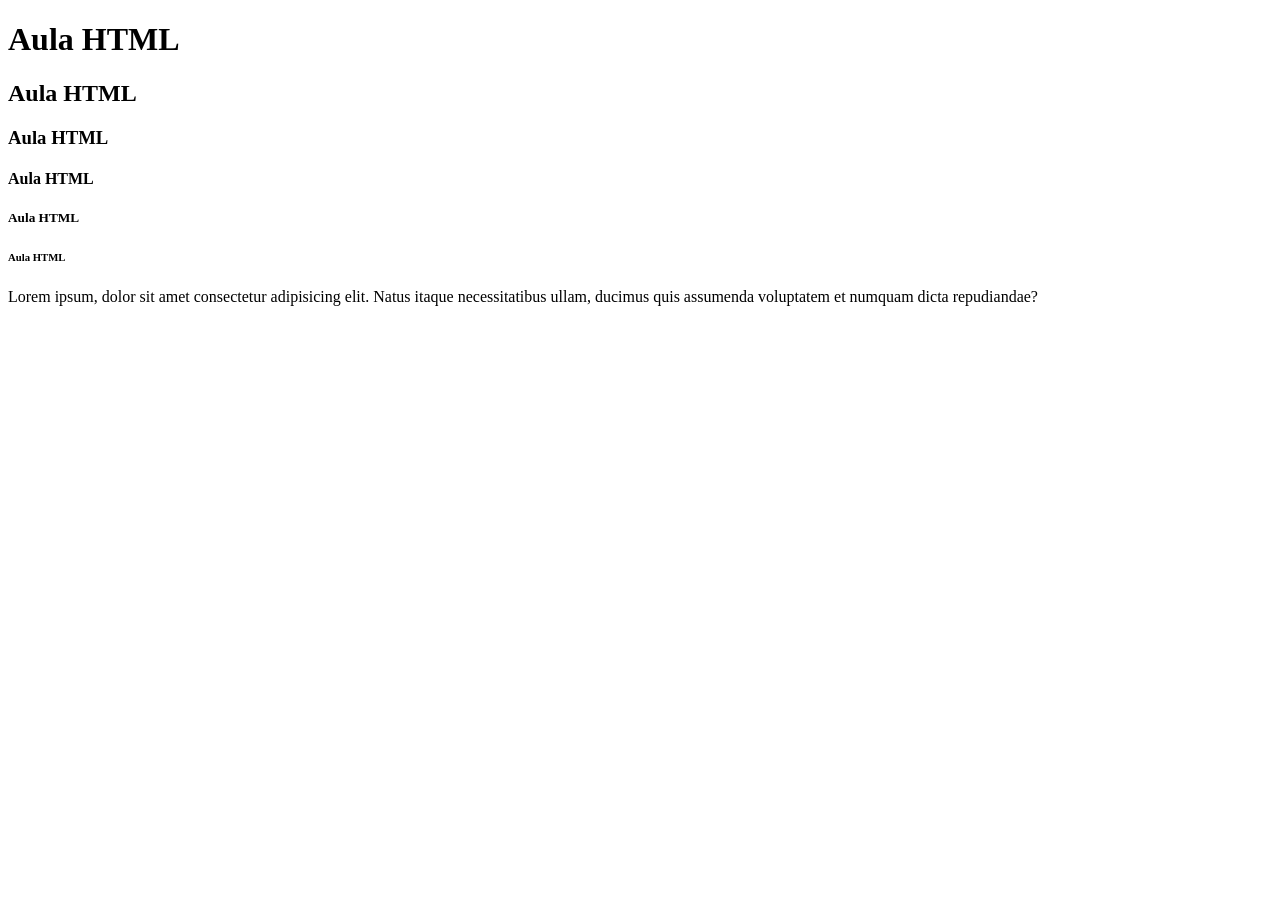
<file: Aula HTML/index.html>
<!DOCTYPE html>
<html lang="pt-BR">
<head>
    <meta charset="UTF-8">
    <meta name="viewport" content="width=device-width, initial-scale=1.0">
    <title>Aula HTML</title>
</head>
<body>
    <h1>Aula HTML</h1>
    <h2>Aula HTML</h2>
    <h3>Aula HTML</h3>
    <h4>Aula HTML</h4>
    <h5>Aula HTML</h5>
    <h6>Aula HTML</h6>
     <!---->
    <p>Lorem ipsum, dolor sit amet consectetur adipisicing elit. Natus itaque necessitatibus ullam, ducimus quis assumenda voluptatem et numquam dicta repudiandae?</p>
</body>
</html>
</file>
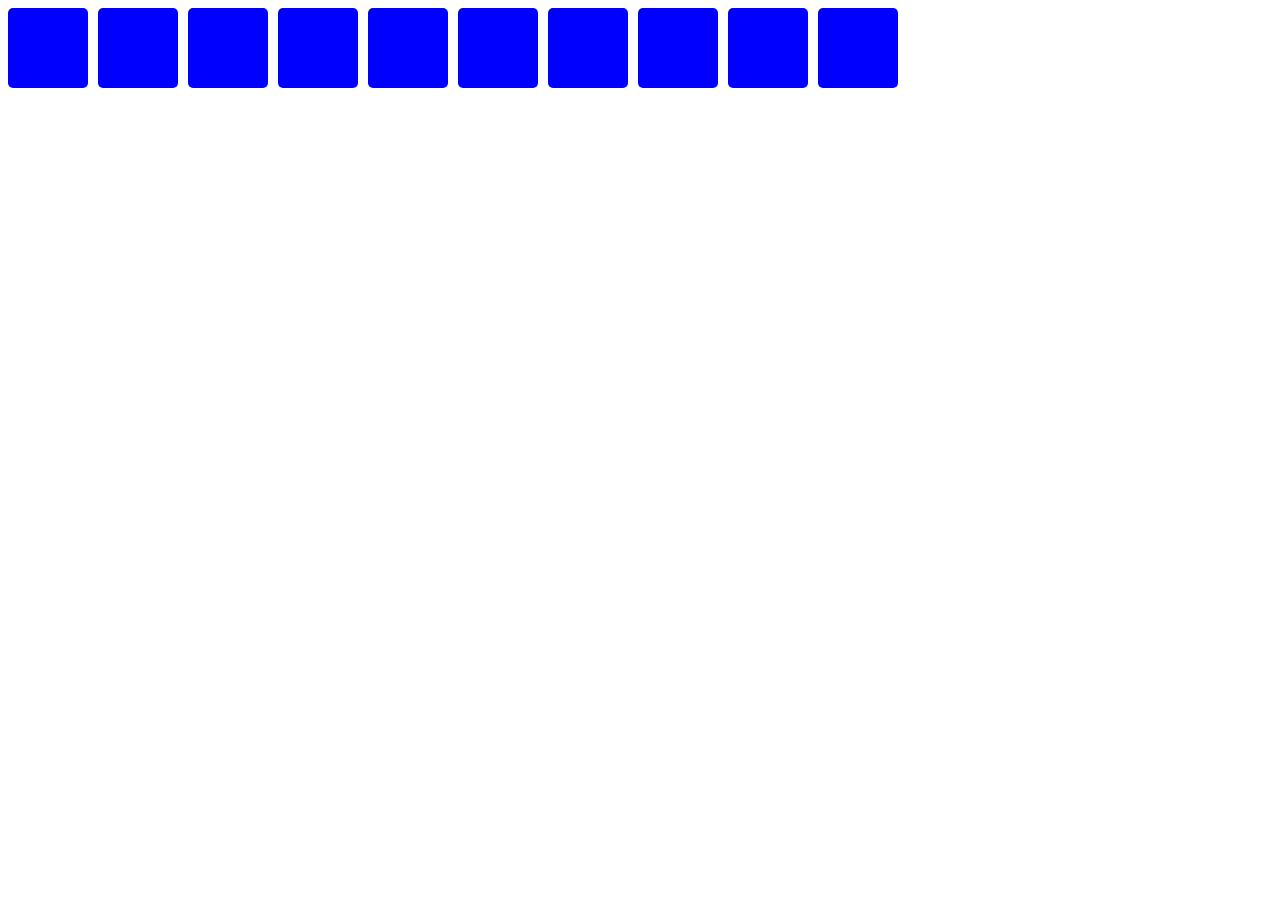
<file: desafio/index.html>
<!DOCTYPE html>
<html lang="pt-BR">
<head>
    <meta charset="UTF-8">
    <meta name="viewport" content="width=device-width, initial-scale=1.0">
    <title>Document</title>
    <link rel="stylesheet" href="style.css">
</head>
<body>
    <div class="container">
        <div class="box"></div>
        <div class="box"></div>
        <div class="box"></div>
        <div class="box"></div>
        <div class="box"></div>
        <div class="box"></div>
        <div class="box"></div>
        <div class="box"></div>
        <div class="box"></div>
        <div class="box"></div>
    </div>
</body>
</html>
</file>
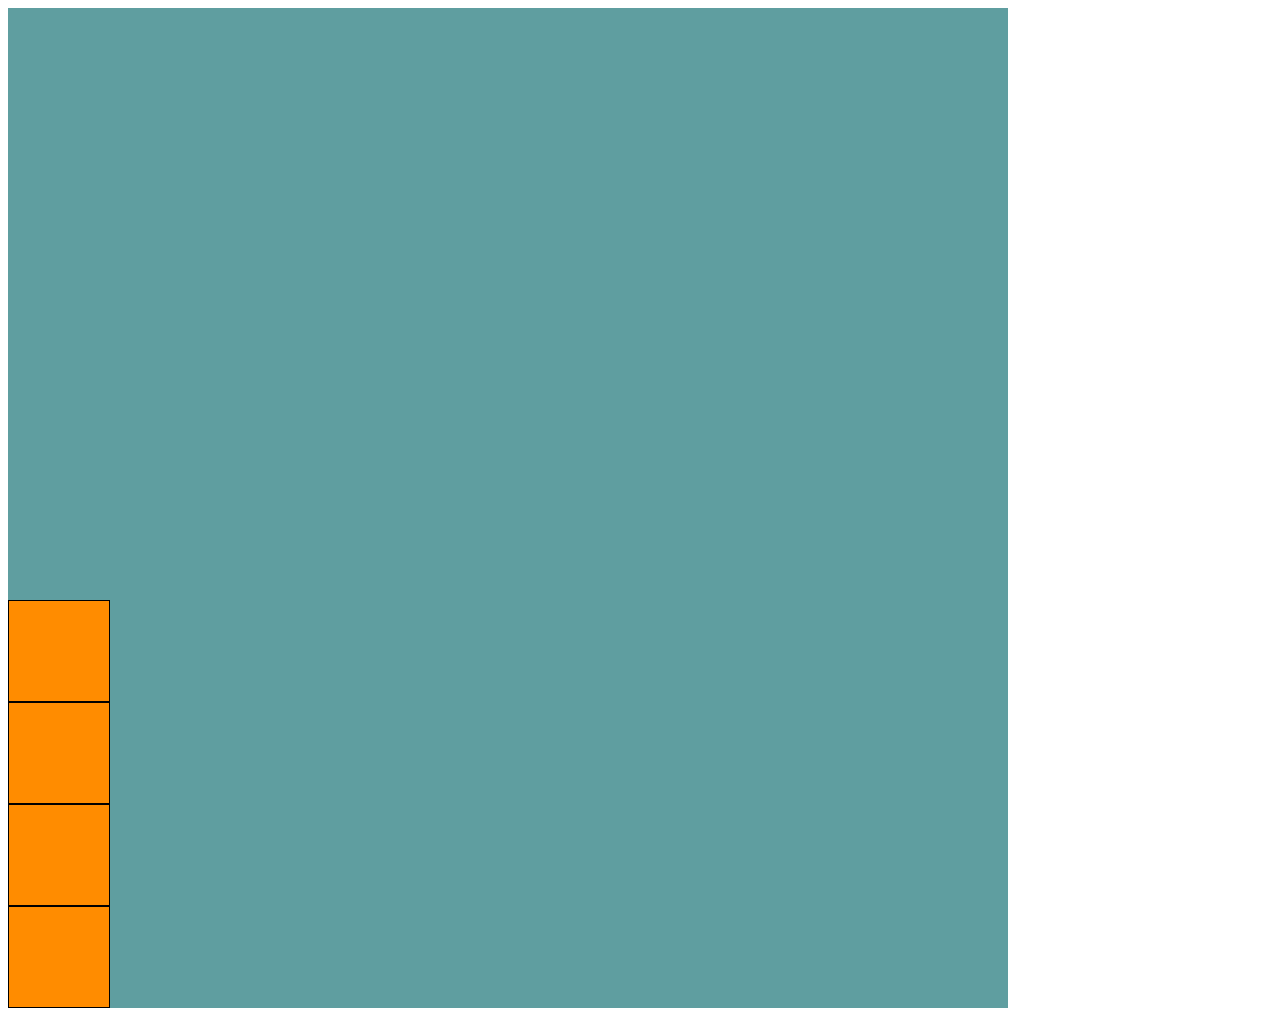
<file: Aula HTML/flex/index.html>
<!DOCTYPE html>
<html lang="pt-BR">
<head>
    <meta charset="UTF-8">
    <meta name="viewport" content="width=device-width, initial-scale=1.0">
    <title>FlexBox</title>
    <link rel="stylesheet" href="style.css">
</head>
<body>
    <div class="container">
        <div class="box"></div>
        <div class="box"></div>
        <div class="box"></div>
        <div class="box"></div>
    </div>
</body>
</html>
</file>
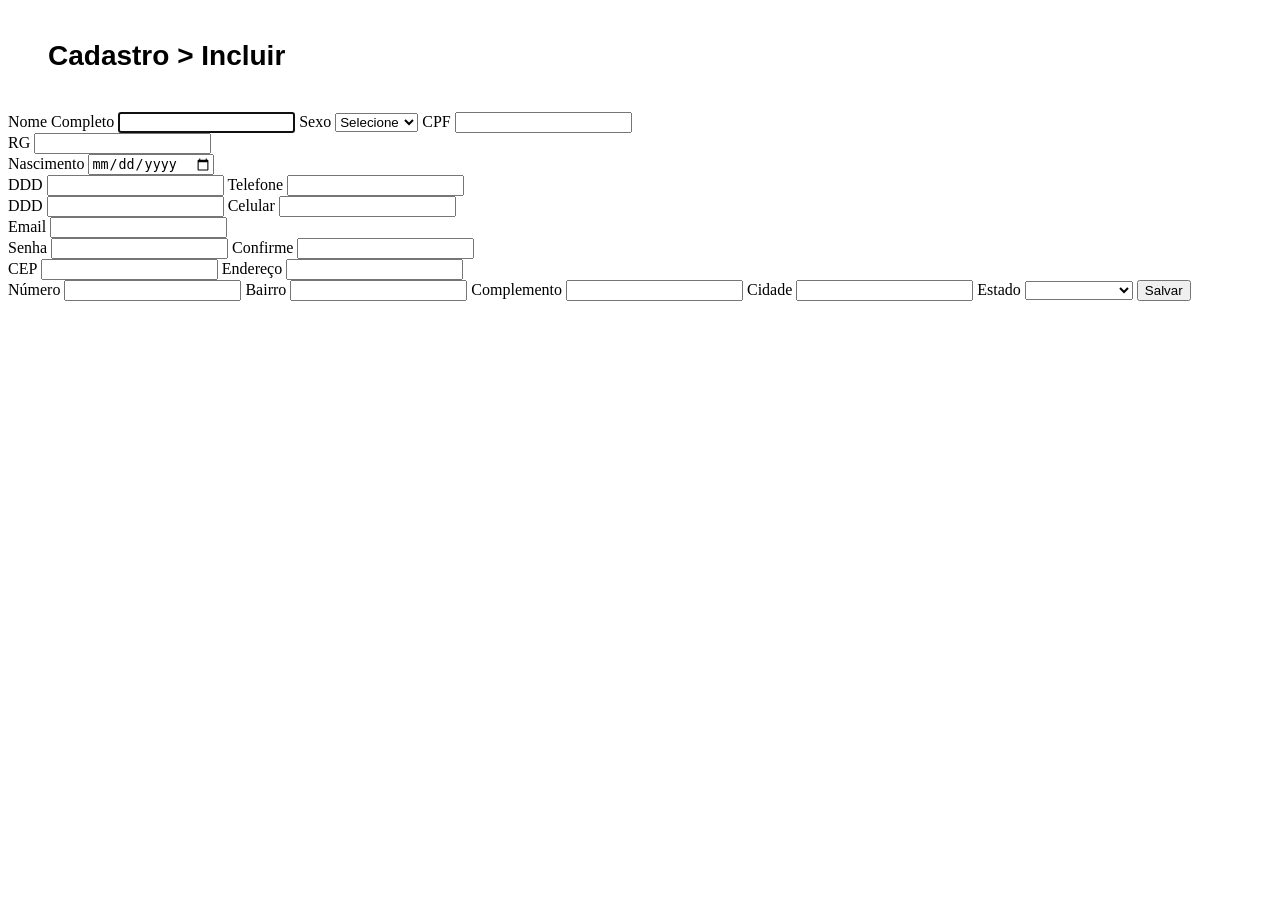
<file: Aula HTML/atividade.html>
<!DOCTYPE html>
<html lang="pt-BR">
<head>
    <meta charset="UTF-8">
    <meta name="viewport" content="width=device-width, initial-scale=1.0">
    <title>Document</title>
<style>
    h1{
        font-size: 28px;
        font-family: Arial, Helvetica, sans-serif;
        margin: 40px;
    }
</style>
</head>
<body>
    <h1>Cadastro > Incluir</h1>

    <form action="receber-dados.html" method="POST">
        <label for="nome">Nome Completo</label>
        <input type="text" id="nome" autofocus>
        <label for="sexo">Sexo</label>
        <select id="sexo">
            <option value="">Selecione</option>
            <option value="masculino">Masculino</option>
            <option value="feminino">Feminino</option>
            <br>
        </select>
        
        <label for="cpf">CPF</label>
        <input type="text" id="cpf" required autofocus>
        <br>
        
        <label for="rg">RG</label>
        <input type="text" id="RG">
        <br>

        <label for="nascimento">Nascimento</label>
        <input type="date" id="nascimento">
        <br>

        <label for="ddd">DDD</label>
        <input type="text" id="ddd" required autofocus>
        

        <label for="telefone">Telefone</label>
        <input type="text" id="telefone" required autofocus>
        <br>

        <label for="ddd">DDD</label>
        <input type="text" id="ddd" required autofocus>
        

        <label for="celular">Celular</label>
        <input type="text" id="celular" required autofocus>
        <br>

        <label for="email">Email</label>
        <input type="email" id="email" required autofocus>
        <br>

        <label for="senha">Senha</label>
        <input type="text" id="senha">
        

        <label for="confirme">Confirme</label>
        <input type="text" id="confirme">
        <br>

        <label for="cep">CEP</label>
        <input type="text" id="cep" required autofocus>

        <label for="endereço">Endereço</label>
        <input type="text" id="endereço" required autofocus>
        <br>

        <label for="número">Número</label>
        <input type="text" id="número" required autofocus>

        <label for="bairro">Bairro</label>
        <input type="text" id="bairro" required autofocus>
        
        <label for="complemento">Complemento</label>
        <input type="text" id="complemento">

        <label for="cidade">Cidade</label>
        <input type="text" id="cidade" required autofocus>

        <label for="estado">Estado</label required autofocus>
        <select id="estado">
            <option value="Selecione"></option>
            <option value="Acre">Acre</option>
            <option value="São Paulo">São Paulo</option>
            <option value="Rio de Janeiro">Rio de Janeiro</option>
        </select>

        <button type="button">Salvar</button>
        <br>
    </form>
</body>
</html>
</file>
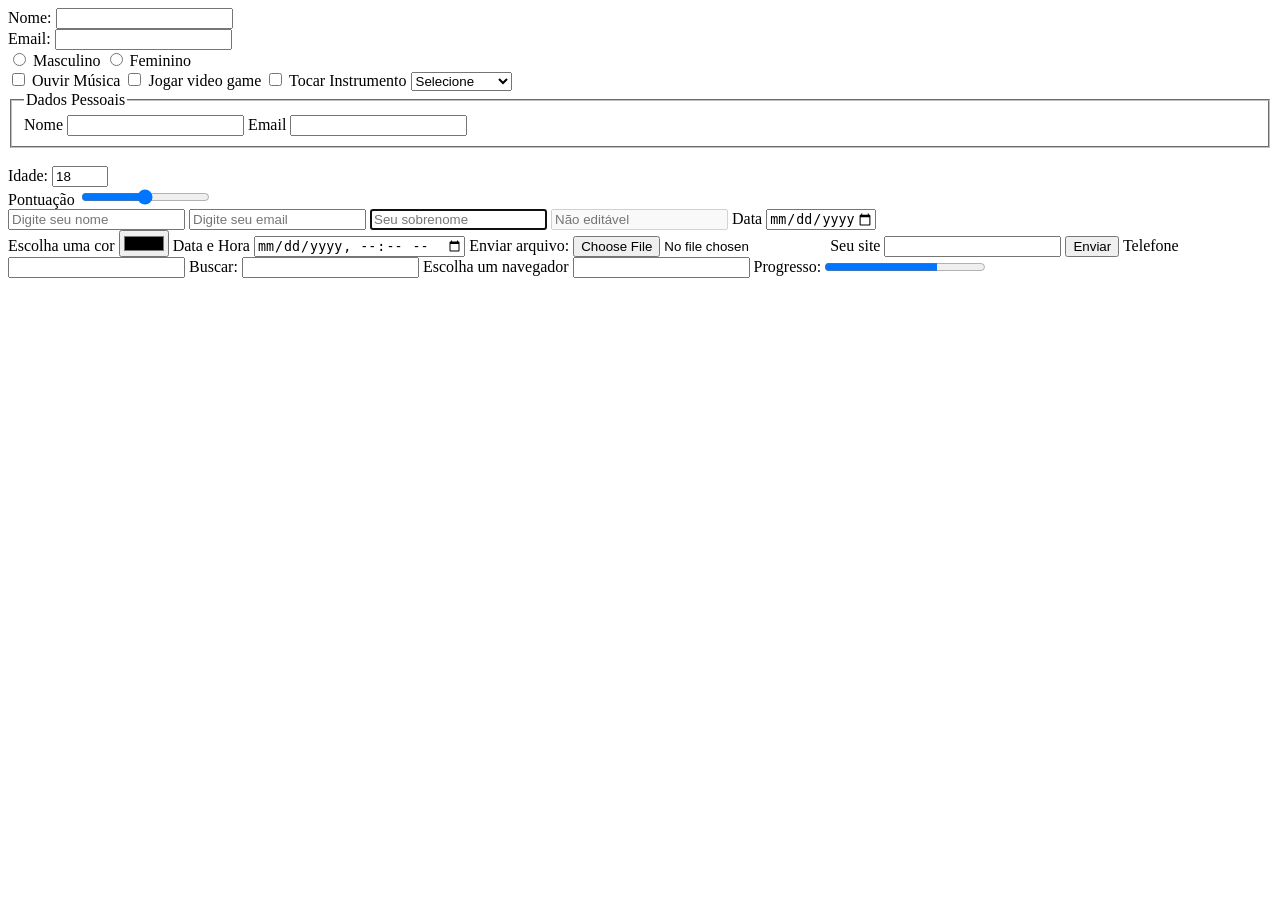
<file: Aula HTML/formulario.html>
<!DOCTYPE html>
<html lang="pt-BR">

<head>
    <meta charset="UTF-8">
    <meta name="viewport" content="width=device-width, initial-scale=1.0">
    <title>Document</title>
</head>

<body>
    <form action="receber-dados.html" method="POST">
        <label for="Nome">Nome:
            <input type="text" id="Nome" name="nome">
            <br>
            <label for="email">Email:</label>
            <input type="email" id="email" name="email">
            <br>
            <input type="radio" name="sexo" value="Masculino"> Masculino
            <input type="radio" name="sexo" value="Feminino"> Feminino
            <br>
            <input type="checkbox" name="hobbies[]"> Ouvir Música
            <input type="checkbox" name="hobbies[]"> Jogar video game
            <input type="checkbox" name="hobbies[]"> Tocar Instrumento

            <select id="estado">
                <option value="">Selecione</option>
                <option value="Acre">Acre</option>
                <option value="São Paulo">São Paulo</option>
                <option value="Minas Gerais">Minas Gerais</option>
            </select>
            <br>

            <fieldset>
                <legend>Dados Pessoais</legend>
                <label for="nome">Nome</label>
                <input type="text" id="nome">
                <label for="email">Email</label>
                <input type="email" id="email">
            </fieldset>
            <br>

            <label for="idade">Idade:</label>
            <input type="number" id="idade" name="idade" min="1" max="120" step="1" value="18">
            <br>

            <label for="points">Pontuação</label>
            <input type="range" name="points" id="points" min="0" max="20">
            <br>

            <input type="text" placeholder="Digite seu nome">
            <input type="text" placeholder="Digite seu email" required>
            <input type="text" placeholder="Seu sobrenome" autofocus>
            <input type="text" placeholder="Não editável" disabled>

            <label for="data">Data</label>
            <input type="date" id="data" name="data" min="1900-01-01" max="2020-12-31">
            <br>
            <label for="cor">Escolha uma cor</label>
            <input type="color">

            <label for="">Data e Hora</label>
            <input type="datetime-local">

            <label for="">Enviar arquivo:</label>
            <input type="file" accept="image/*">

            <label for="">Seu site</label>
            <input type="url">
            <button type="submit">Enviar</button>

            <label for="">Telefone</label>
            <input type="tel" pattern="[0-9]+" inputmode="numeric">

            <label for="">Buscar:</label>
            <input type="search">

            <label for="">Escolha um navegador</label>
            <input list="navegadores">
            <datalist id="navegadores">
                <option value="Chrome"></option>
                <option value="Firefox"></option>
                <option value="Edge"></option>
                <option value="Safari"></option>
            </datalist>

            <label for="">Progresso:</label>
            <progress value="70" max="100"></progress>
            
    

    </form>
</body>

</html>
</file>
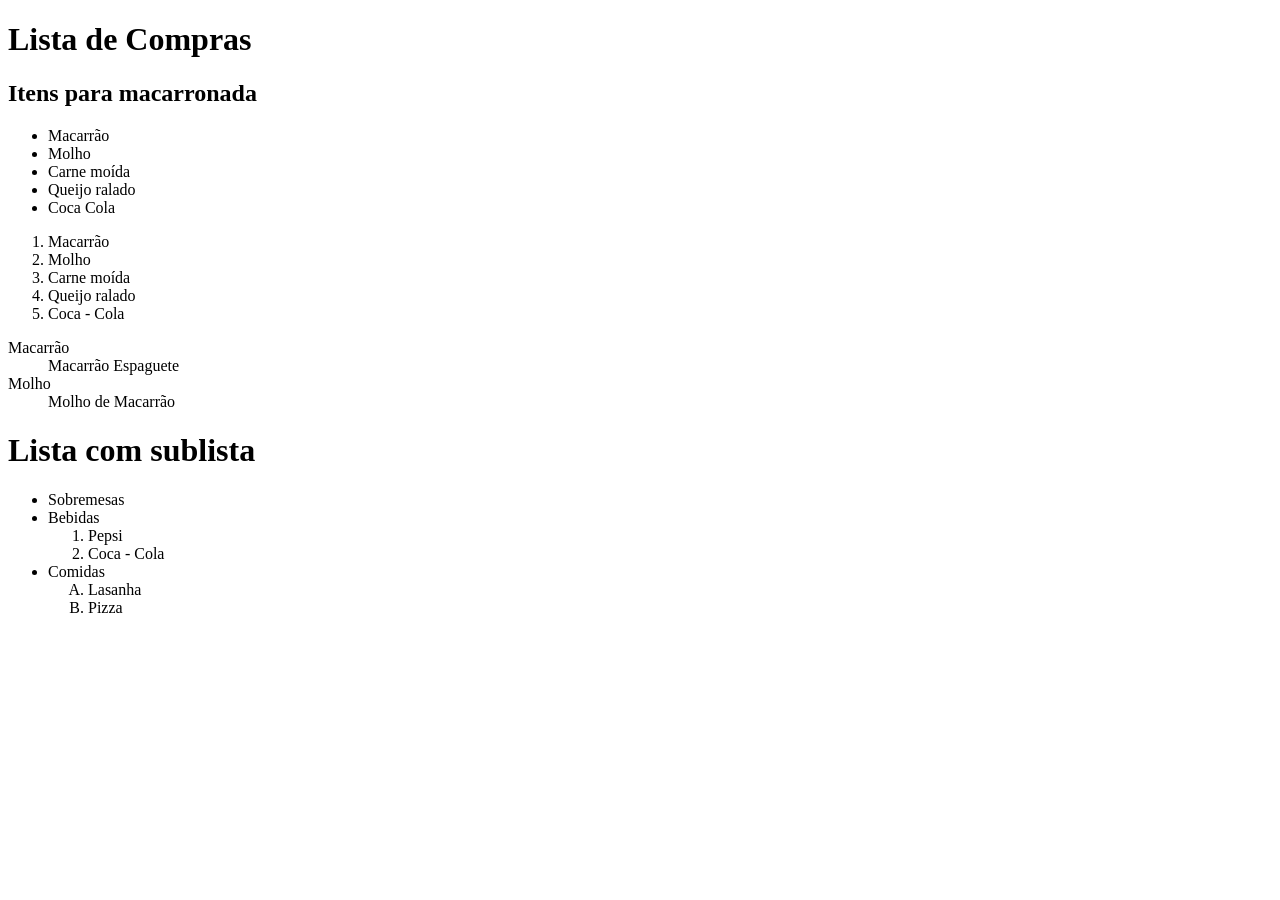
<file: Aula HTML/listas.html>
<!DOCTYPE html>
<html lang="en">
<head>
    <meta charset="UTF-8">
    <meta name="viewport" content="width=device-width, initial-scale=1.0">
    <title>Document</title>
</head>
<body>
    
    <h1>Lista de Compras</h1>
    <h2>Itens para macarronada</h2>
    <!--Não Ordenada (Lista com pontinhos)-->
    <ul>
        <li>Macarrão</li>
        <li>Molho</li>
        <li>Carne moída</li>
        <li>Queijo ralado</li>
        <li>Coca Cola</li>
    </ul>

    <!--Ordenada (Lista numerada)--> 
    <ol type="1">
        <li>Macarrão</li>
        <li>Molho</li>
        <li>Carne moída</li>
        <li>Queijo ralado</li>
        <li>Coca - Cola</li>
    </ol>

    <!--Lista de descrição-->
    <dl>
        <dt>Macarrão</dt>
        <dd>Macarrão Espaguete</dd>
        <dt>Molho</dt>
        <dd>Molho de Macarrão</dd>
    </dl>

    <h1>Lista com sublista</h1>
    <ul>
        <li>Sobremesas</li>
        <li>Bebidas
            <ol>
                <li>Pepsi</li>
                <li>Coca - Cola</li>
            </ol>
        </li>
        <li>Comidas
            <ol type="A">
                <li>Lasanha</li>
                <li>Pizza</li>
            </ol>
        </li>
    </ul>
</body>
</html>
</file>
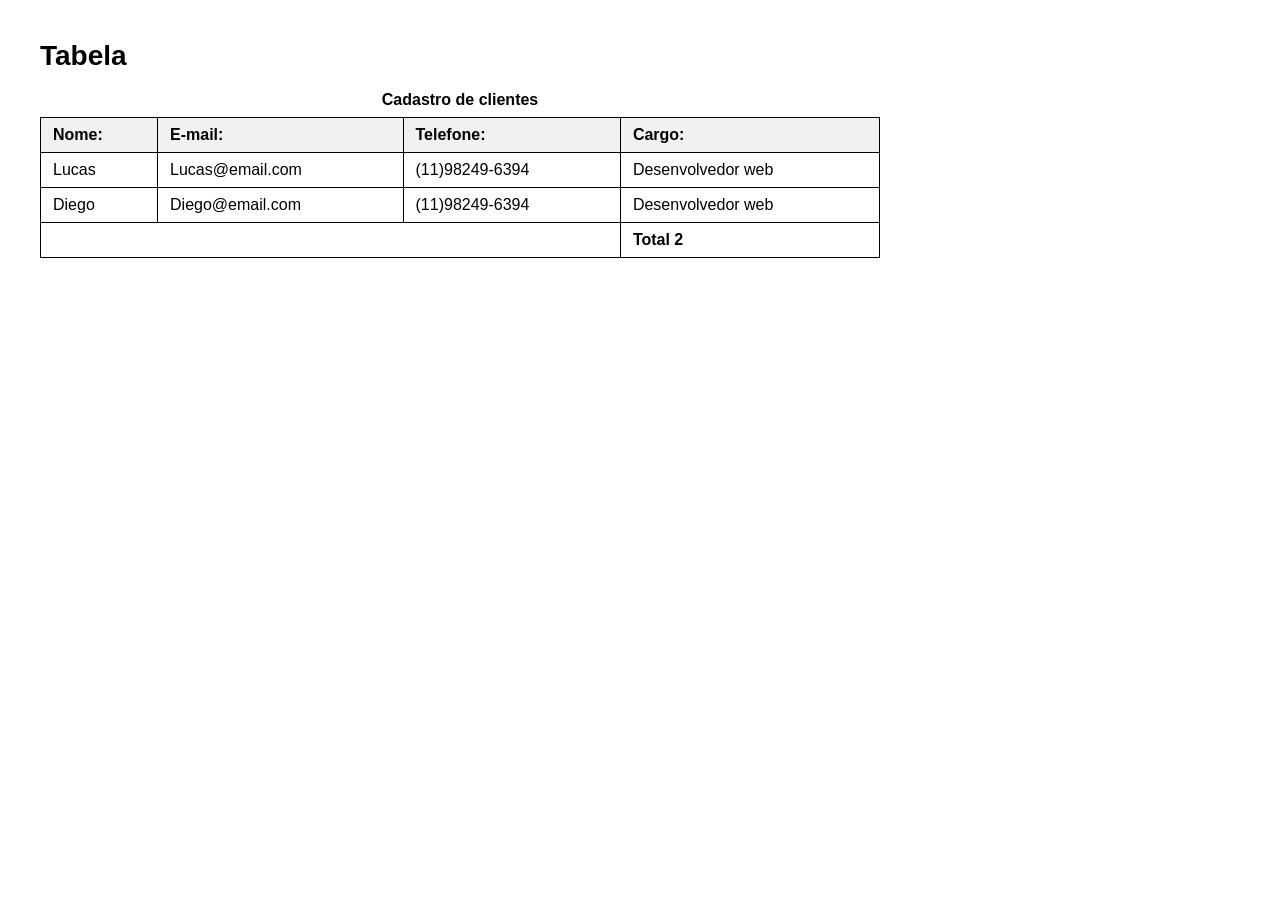
<file: Aula HTML/tabela.html>
<!--
<table></table> (define a tabela)
<caption> (legenda)
<tr></tr> (adiciona linha na tabela)
<th></th> (adiciona uma célula de cabeçalho texto negrito)
<td></td> (adicona uma célula de dado comum a linha a esquerda)

<thead></thead> (cabeçalho da tabela)
<tbody></tbody> (corpo da tabela)
<tfoot></tfoot> (rodapé da tabela)

-->
<!DOCTYPE html>
<html lang="pt-BR">
<head>
    <meta charset="UTF-8">
    <meta name="viewport" content="width=device-width, initial-scale=1.0">
    <title>Document</title>
    <style>
        /* Etilo de Tabela*/
        body{
            font-family: Arial, Helvetica, sans-serif;
            margin: 40px;
        }
        h1{
            font-size: 28px;
        }
        table {
            border-collapse: collapse;
            width: 70%;
            margin-top: 10px;
        }
        caption{
            font-size: 16px;
            font-weight: bold;
            margin-bottom: 8px;
        }
        th,td{
            border: 1px solid #000;
            padding: 8px 12px;
            text-align: left;
        }
        th{
            background-color: #f1f1f1;
        }
        tfoot td{
            font-weight: bold;
        }
    </style>
</head>
<body>
    
</body>
</html>
<h1>Tabela</h1>
<table>
    <caption>Cadastro de clientes</caption>
    <thead>
        <tr>
            <th>Nome:</th>
            <th>E-mail:</th>
            <th>Telefone:</th>
            <th>Cargo:</th>
        </tr>
    </thead>
    <tbody>
        <tr>
            <td>Lucas</td>
            <td>Lucas@email.com</td>
            <td>(11)98249-6394</td>
            <td>Desenvolvedor web</td>
        </tr>
        <tr>
            <td>Diego</td>
            <td>Diego@email.com</td>
            <td>(11)98249-6394</td>
            <td>Desenvolvedor web</td>
        </tr>
    </tbody>
    <tfoot>
        <tr>
            <td colspan="3"></td>
            <td>Total 2</td>
        </tr>
    </tfoot>
</table>
</file>
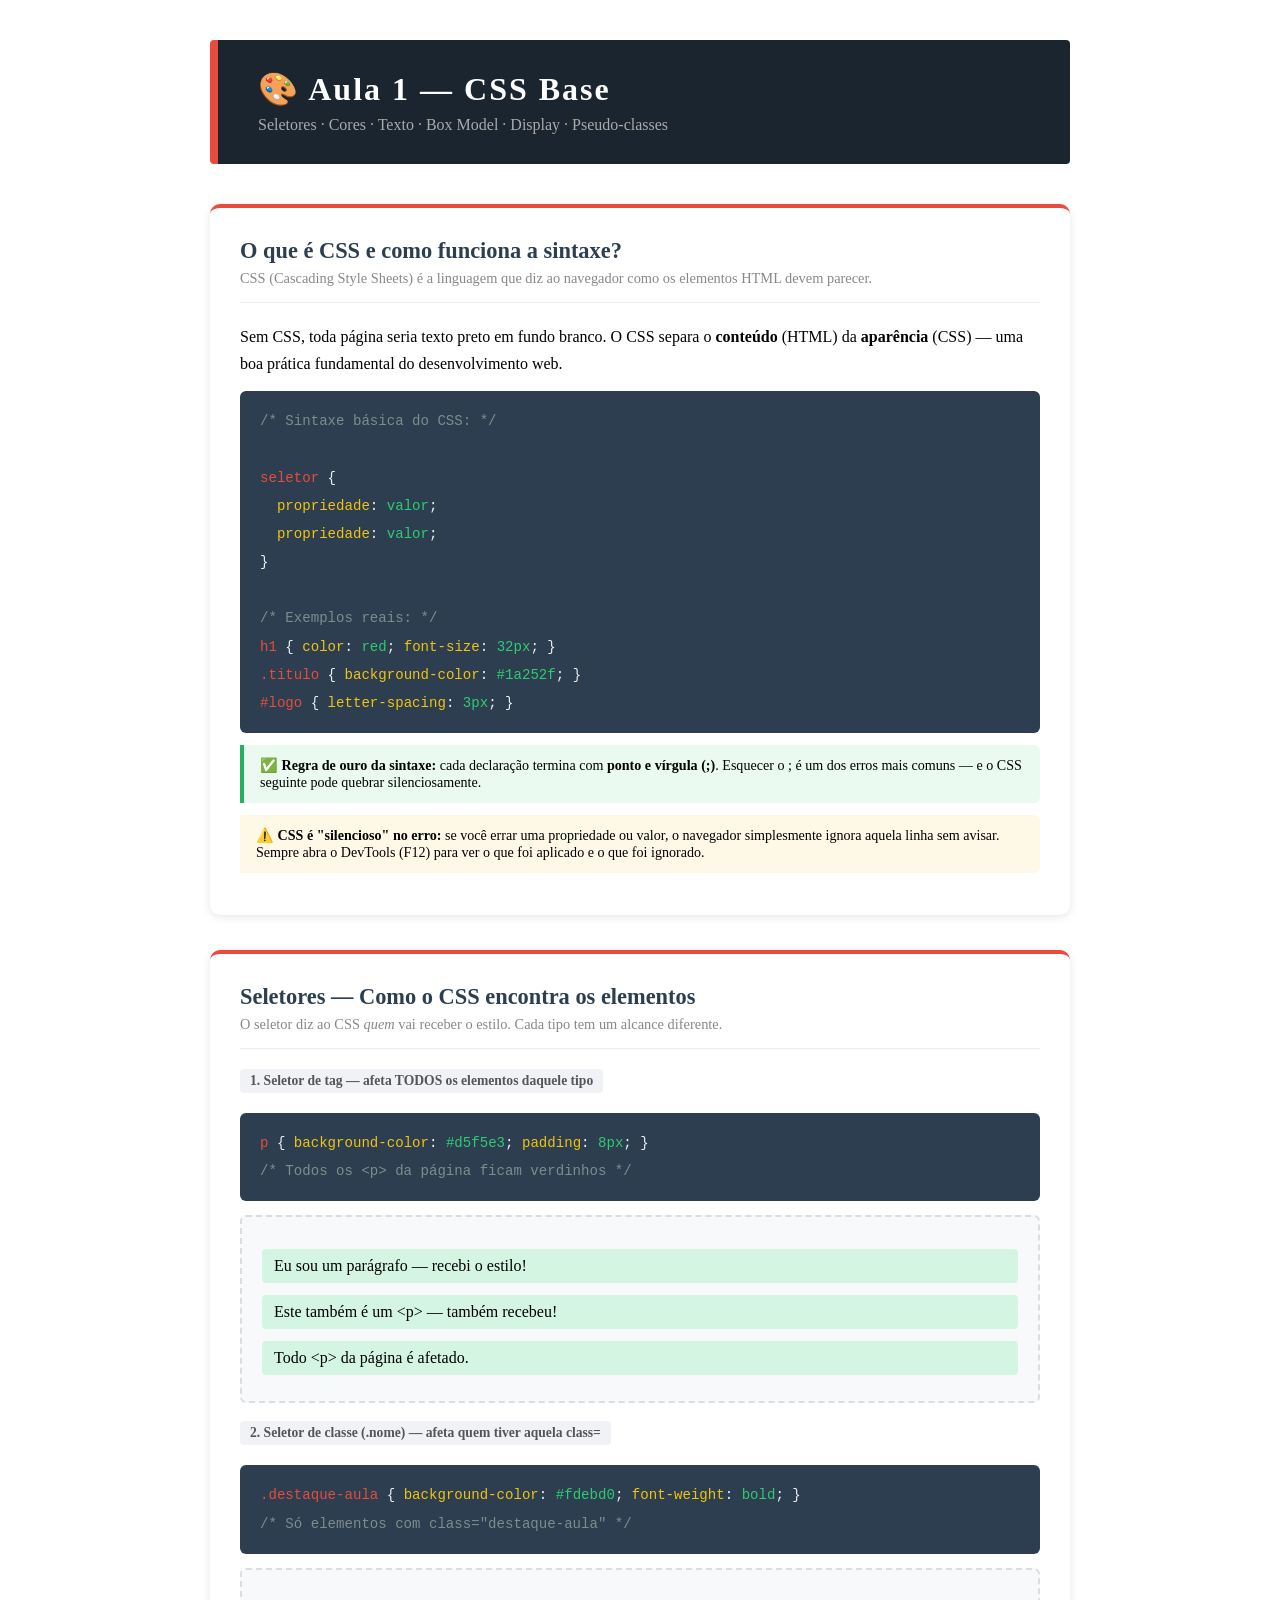
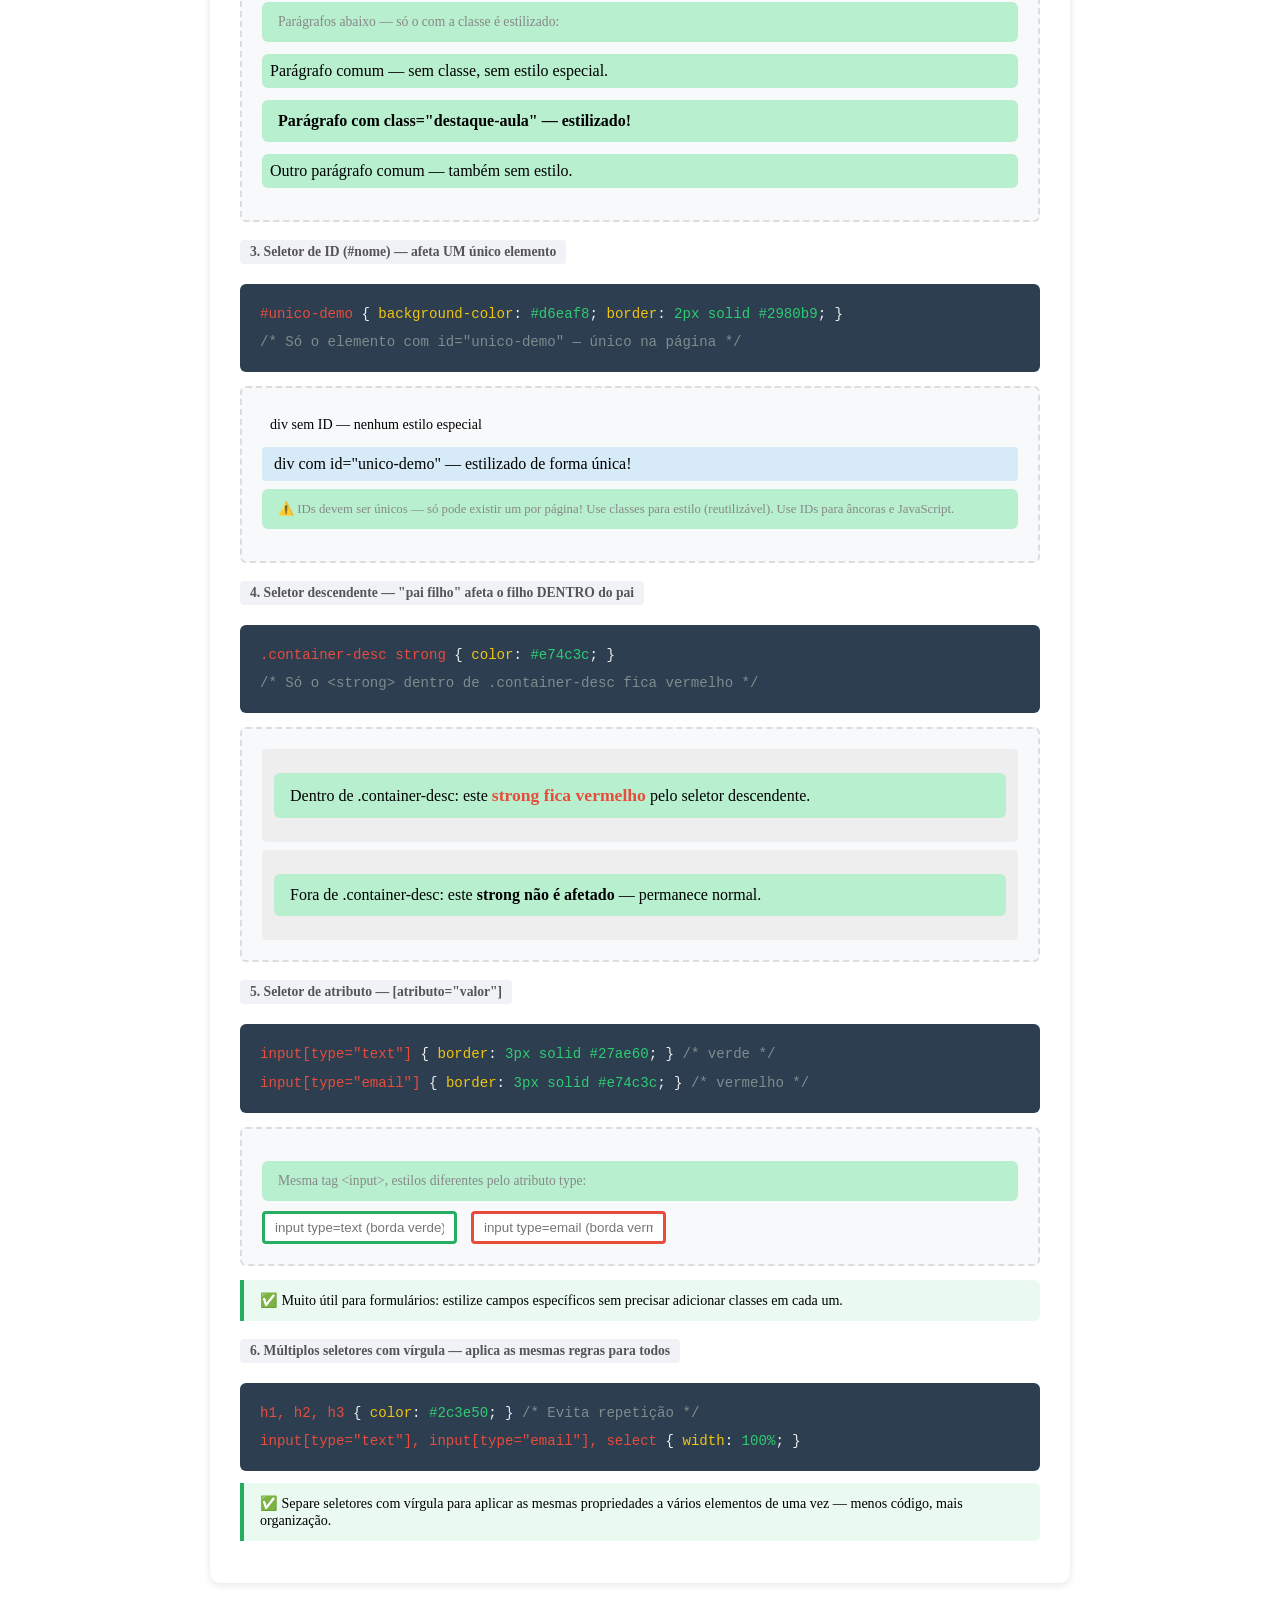
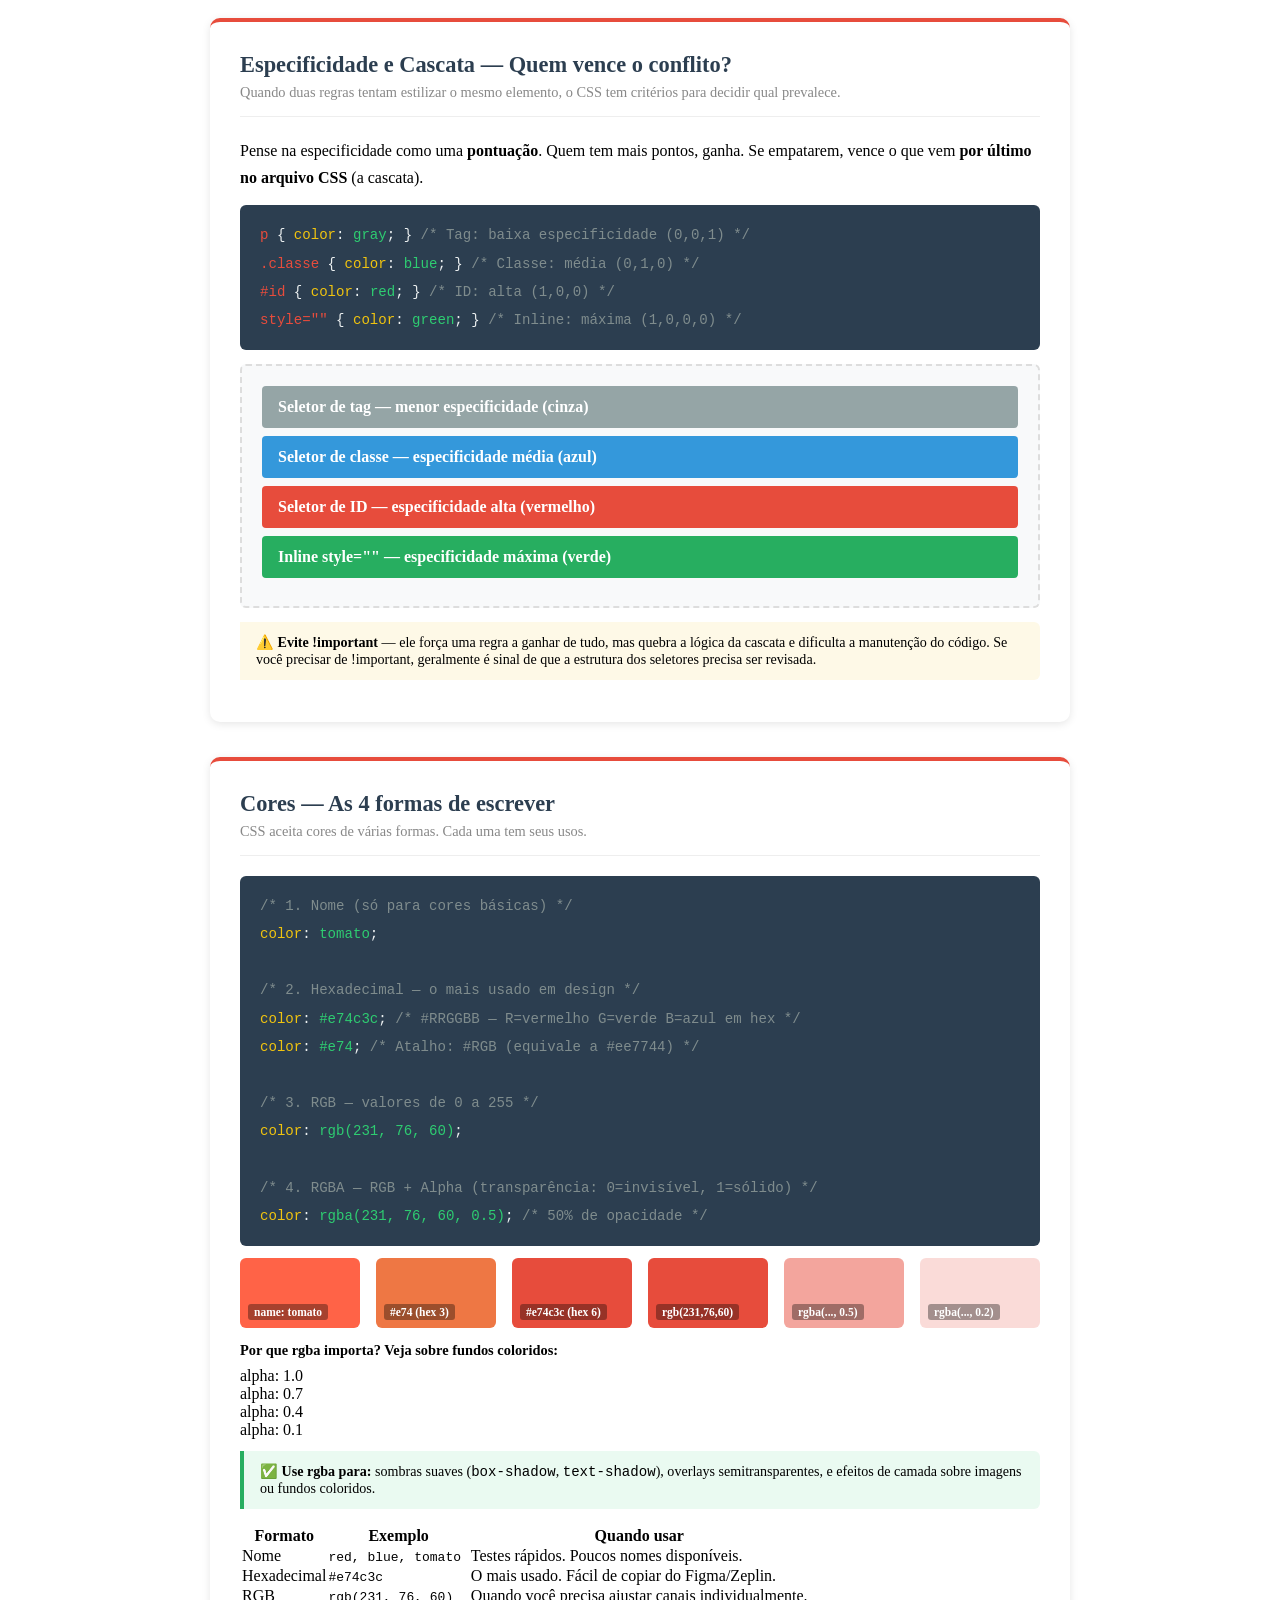
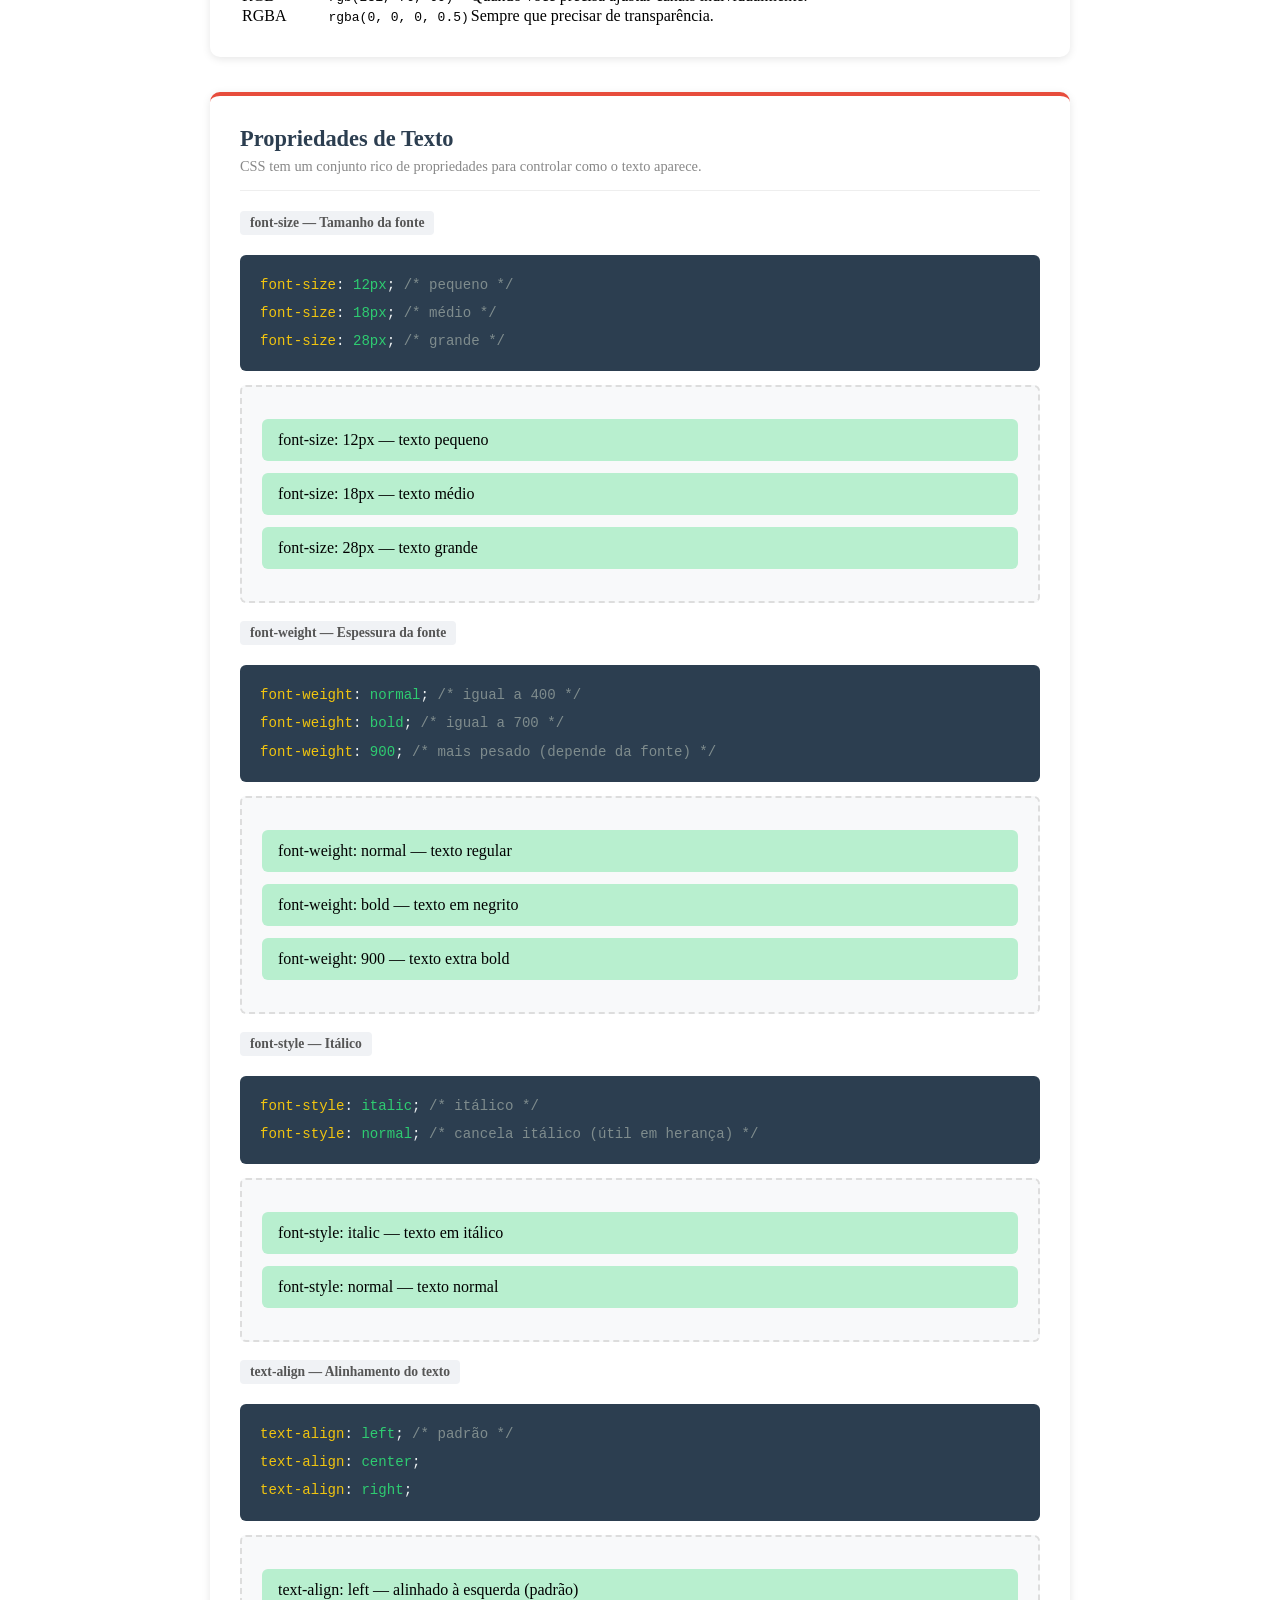
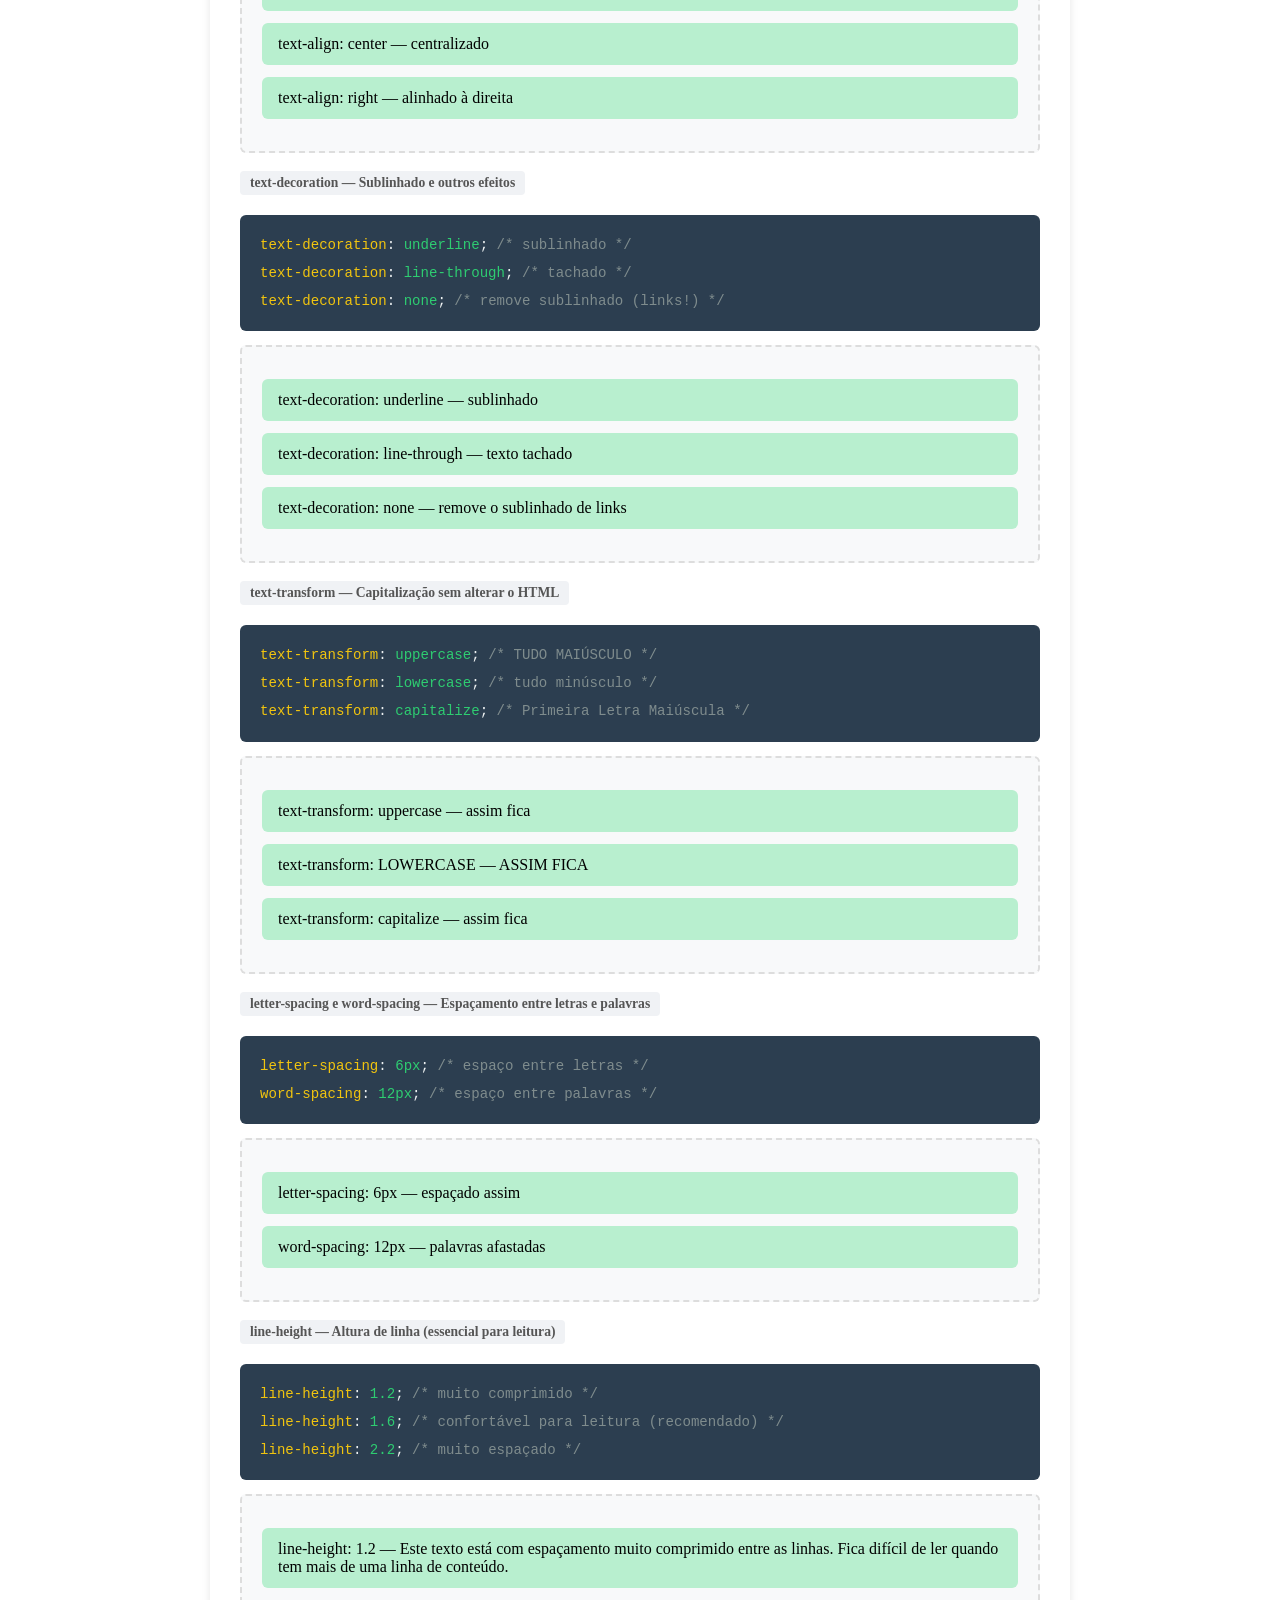
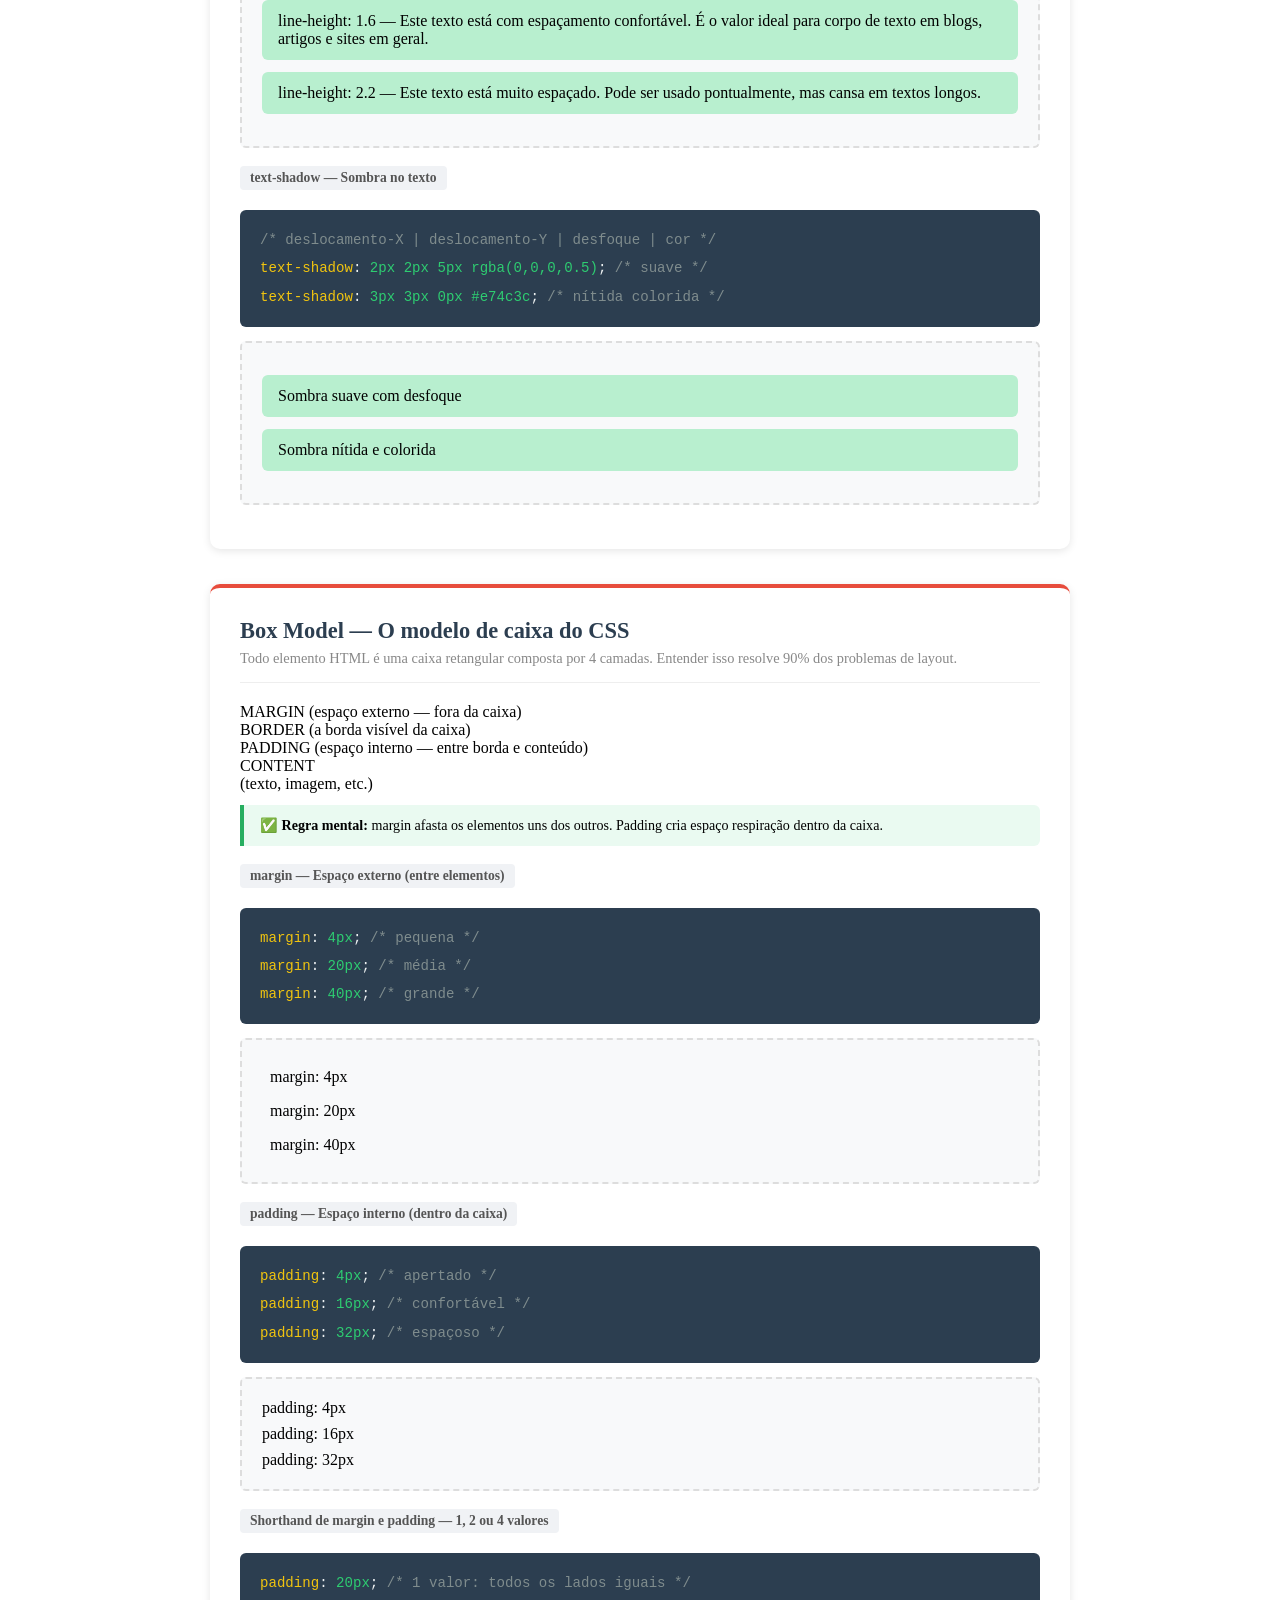
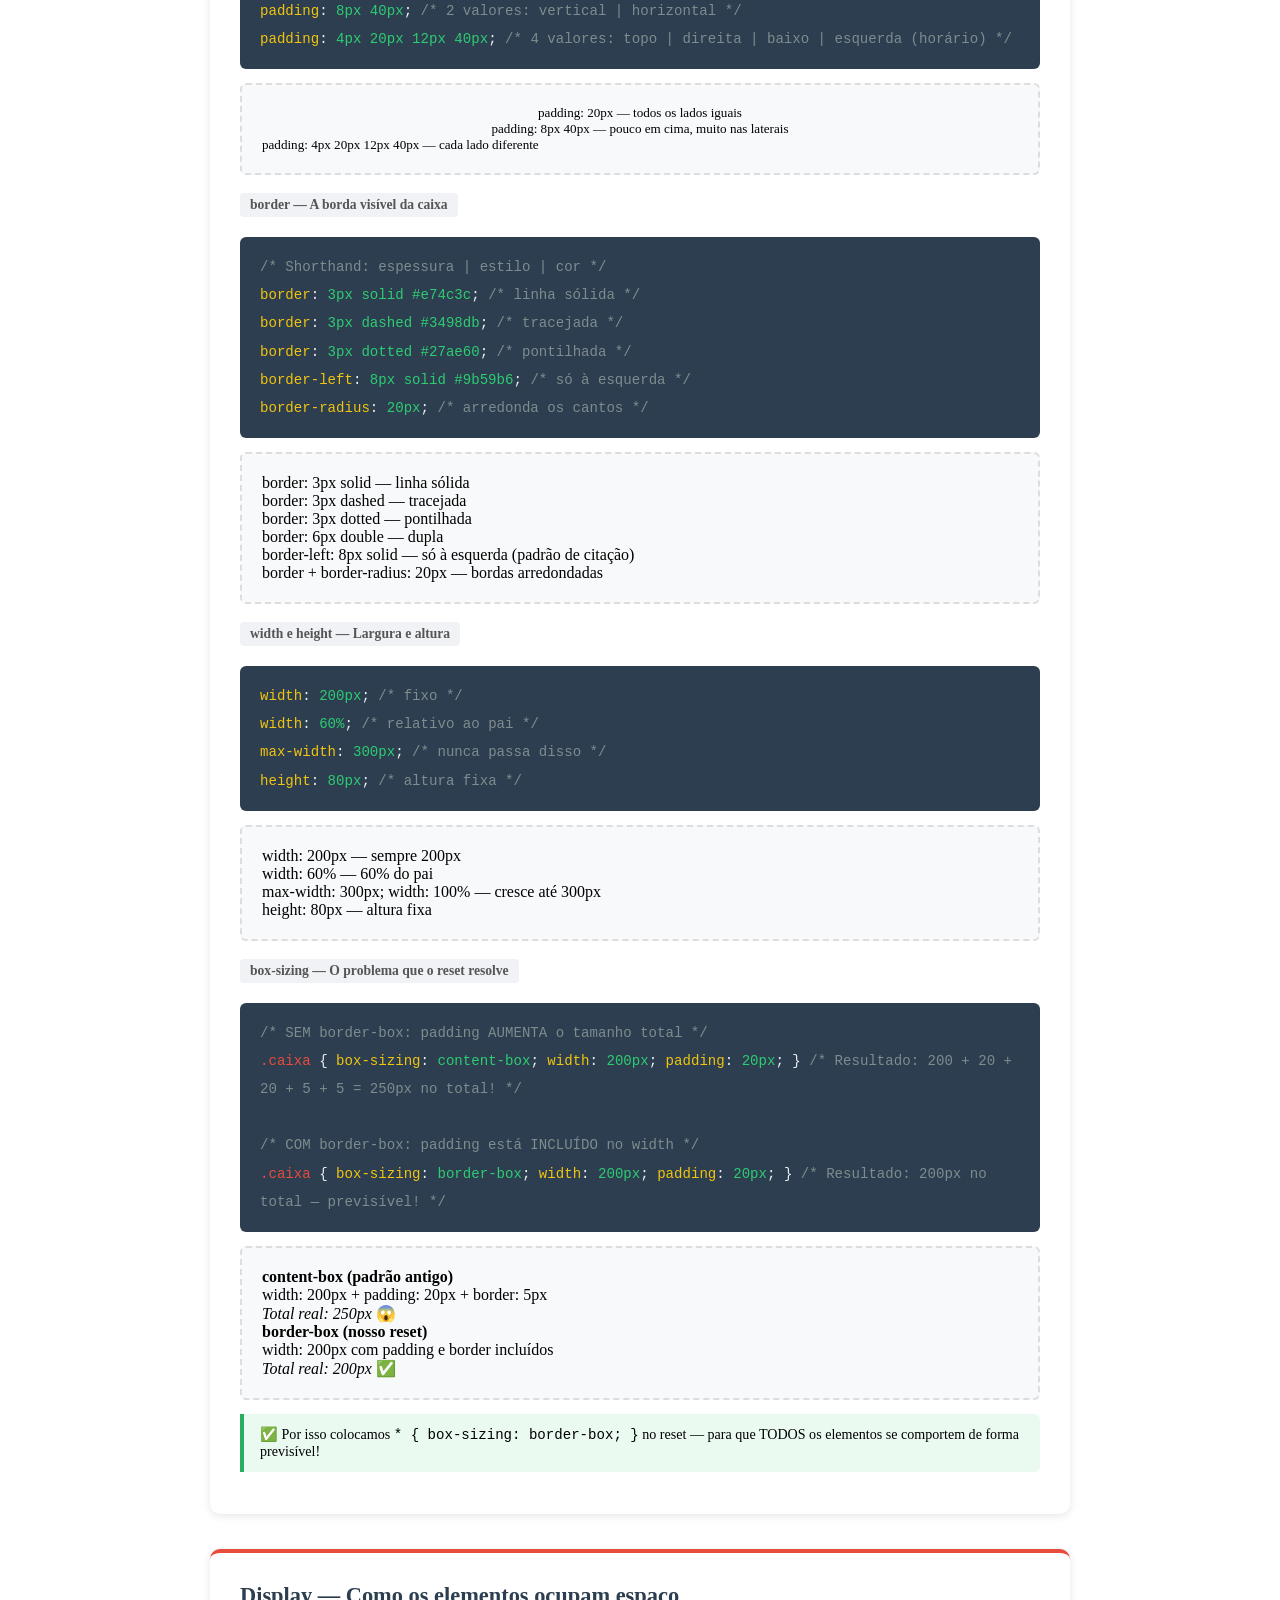
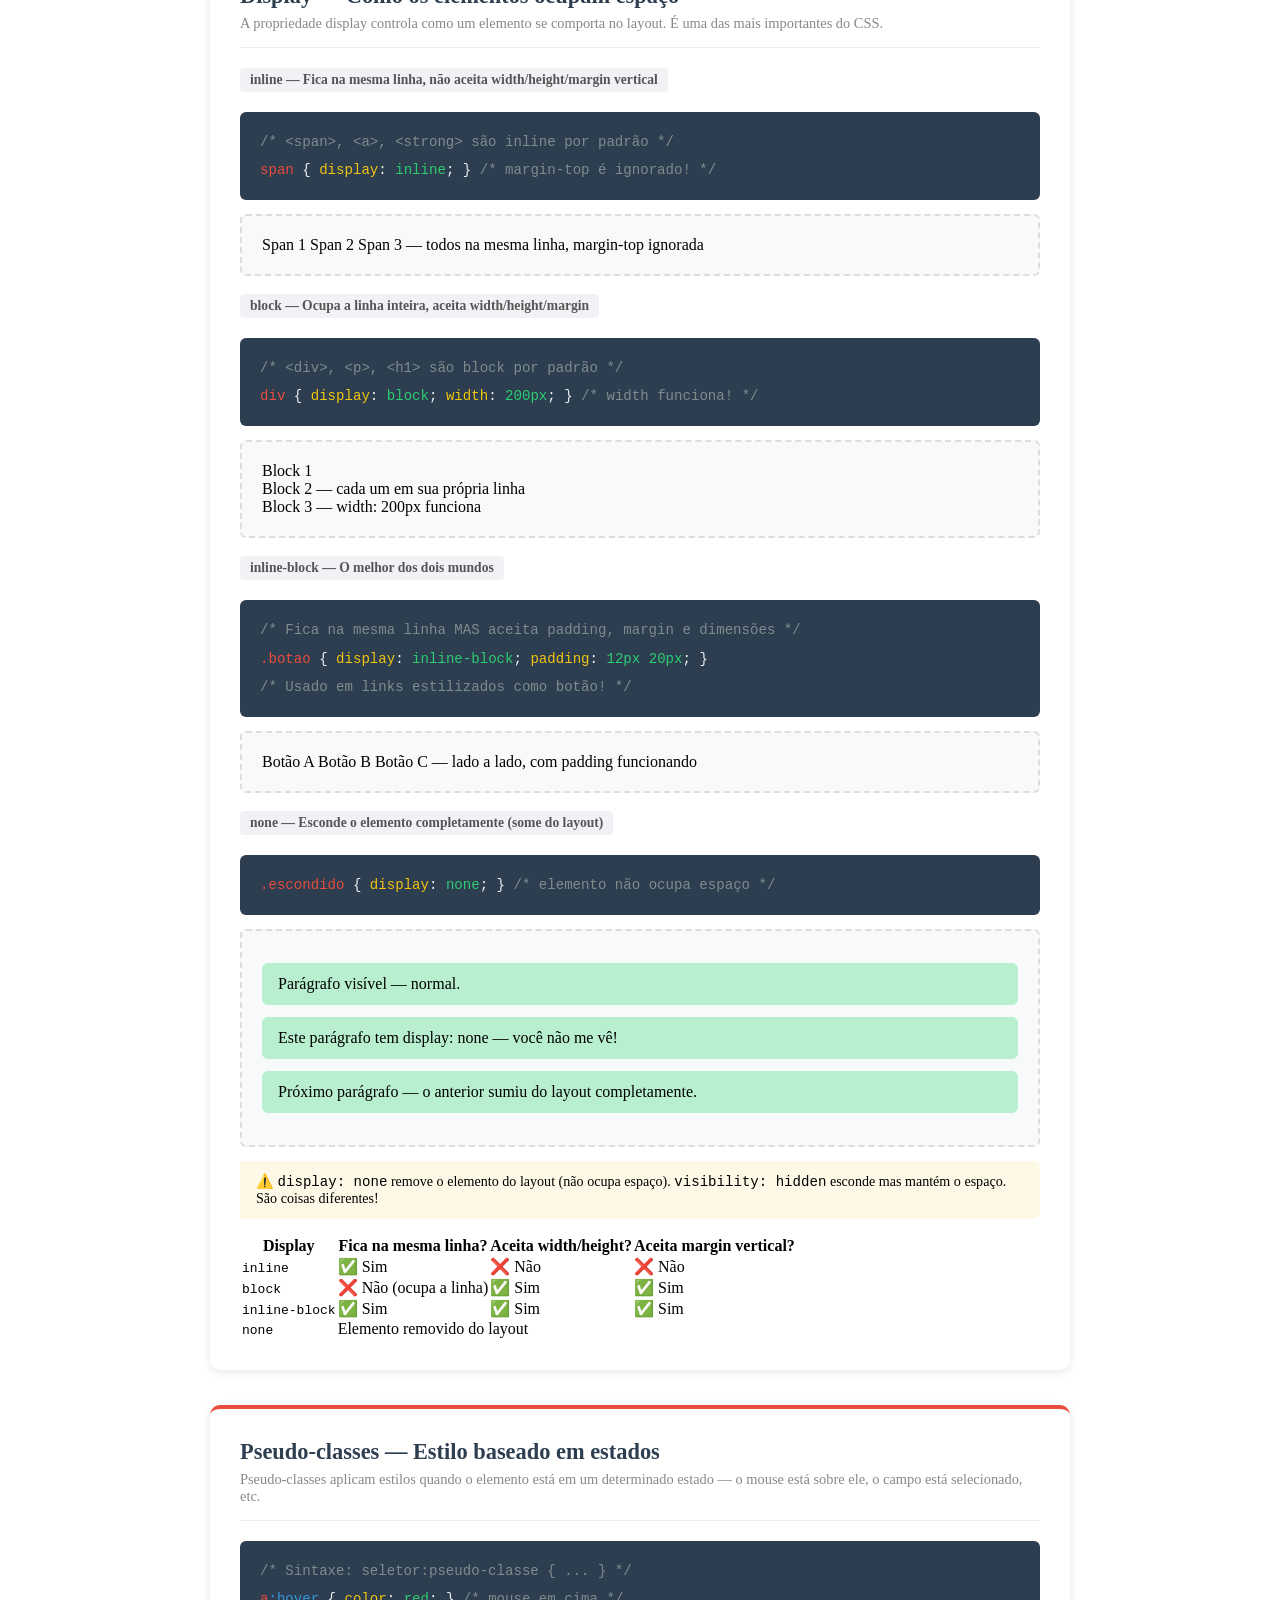
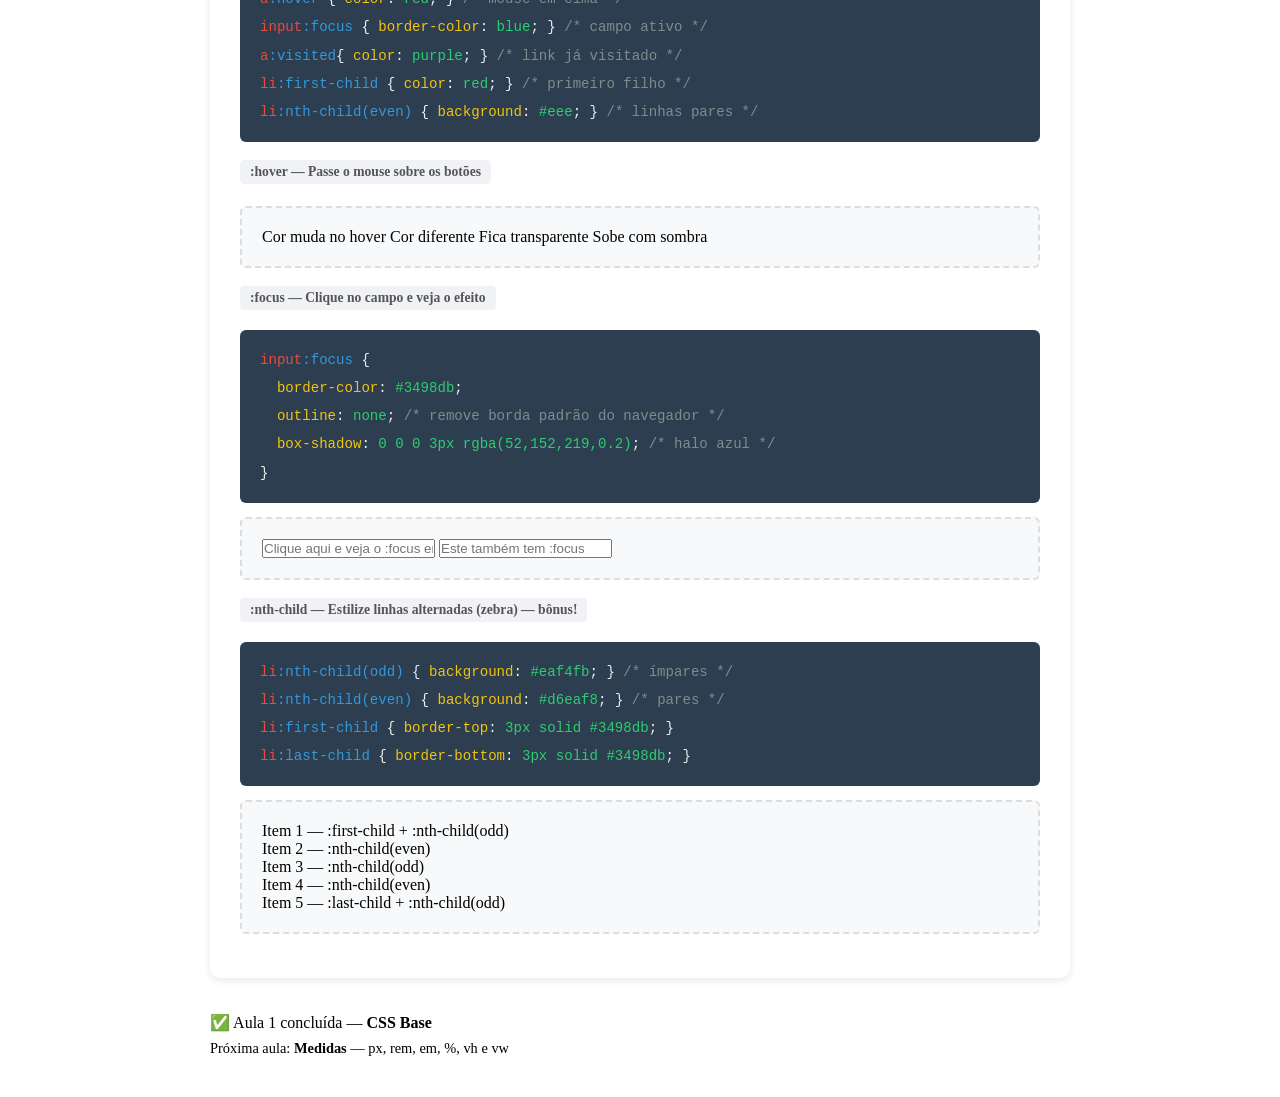
<file: Aula HTML/Aula - CSS/aula1.html>
<!DOCTYPE html>
<html lang="pt-br">
<head>
    <meta charset="UTF-8">
    <title>Aula 1 — CSS Base</title>
    <link rel="stylesheet" href="aula1.css">
    </head>
<body>

<div class="pagina">

    <div class="titulo-aula">
        <h1>🎨 Aula 1 — CSS Base</h1>
        <p>Seletores · Cores · Texto · Box Model · Display · Pseudo-classes</p>
    </div>


    <!-- =====================================================
         CONCEITO 1: O QUE É CSS E SINTAXE
         ===================================================== -->
    <div class="conceito">
        <h2>O que é CSS e como funciona a sintaxe?</h2>
        <p class="subtitulo">
            CSS (Cascading Style Sheets) é a linguagem que diz ao navegador como os elementos HTML devem parecer.
        </p>

        <p style="line-height: 1.7; margin-bottom: 14px;">
            Sem CSS, toda página seria texto preto em fundo branco. O CSS separa o <strong>conteúdo</strong>
            (HTML) da <strong>aparência</strong> (CSS) — uma boa prática fundamental do desenvolvimento web.
        </p>

        <div class="codigo">
            <span class="comment">/* Sintaxe básica do CSS: */</span><br><br>
            <span class="sel">seletor</span> {<br>
            &nbsp;&nbsp;<span class="prop">propriedade</span>: <span class="val">valor</span>;<br>
            &nbsp;&nbsp;<span class="prop">propriedade</span>: <span class="val">valor</span>;<br>
            }<br><br>
            <span class="comment">/* Exemplos reais: */</span><br>
            <span class="sel">h1</span> { <span class="prop">color</span>: <span class="val">red</span>; <span class="prop">font-size</span>: <span class="val">32px</span>; }<br>
            <span class="sel">.titulo</span> { <span class="prop">background-color</span>: <span class="val">#1a252f</span>; }<br>
            <span class="sel">#logo</span> { <span class="prop">letter-spacing</span>: <span class="val">3px</span>; }
        </div>

        <div class="dica">
            ✅ <strong>Regra de ouro da sintaxe:</strong> cada declaração termina com <strong>ponto e vírgula (;)</strong>.
            Esquecer o ; é um dos erros mais comuns — e o CSS seguinte pode quebrar silenciosamente.
        </div>

        <div class="alerta">
            ⚠️ <strong>CSS é "silencioso" no erro:</strong> se você errar uma propriedade ou valor,
            o navegador simplesmente ignora aquela linha sem avisar. Sempre abra o DevTools (F12)
            para ver o que foi aplicado e o que foi ignorado.
        </div>
    </div>


    <!-- =====================================================
         CONCEITO 2: SELETORES
         ===================================================== -->
    <div class="conceito">
        <h2>Seletores — Como o CSS encontra os elementos</h2>
        <p class="subtitulo">
            O seletor diz ao CSS <em>quem</em> vai receber o estilo. Cada tipo tem um alcance diferente.
        </p>

        <!-- TAG -->
        <div class="variacao">
            <h4>1. Seletor de tag — afeta TODOS os elementos daquele tipo</h4>
            <div class="codigo">
                <span class="sel">p</span> { <span class="prop">background-color</span>: <span class="val">#d5f5e3</span>; <span class="prop">padding</span>: <span class="val">8px</span>; }
                <br><span class="comment">/* Todos os &lt;p&gt; da página ficam verdinhos */</span>
            </div>
            <div class="demo demo-seletor-tag">
                <p>Eu sou um parágrafo — recebi o estilo!</p>
                <p>Este também é um &lt;p&gt; — também recebeu!</p>
                <p>Todo &lt;p&gt; da página é afetado.</p>
            </div>
        </div>

        <!-- CLASSE -->
        <div class="variacao">
            <h4>2. Seletor de classe (.nome) — afeta quem tiver aquela class=</h4>
            <div class="codigo">
                <span class="sel">.destaque-aula</span> { <span class="prop">background-color</span>: <span class="val">#fdebd0</span>; <span class="prop">font-weight</span>: <span class="val">bold</span>; }
                <br><span class="comment">/* Só elementos com class="destaque-aula" */</span>
            </div>
            <div class="demo">
                <p style="margin-bottom:8px; font-size:0.85rem; color:#888;">Parágrafos abaixo — só o com a classe é estilizado:</p>
                <p style="padding:8px; margin-bottom:6px;">Parágrafo comum — sem classe, sem estilo especial.</p>
                <p class="destaque-aula">Parágrafo com class="destaque-aula" — estilizado!</p>
                <p style="padding:8px;">Outro parágrafo comum — também sem estilo.</p>
            </div>
        </div>

        <!-- ID -->
        <div class="variacao">
            <h4>3. Seletor de ID (#nome) — afeta UM único elemento</h4>
            <div class="codigo">
                <span class="sel">#unico-demo</span> { <span class="prop">background-color</span>: <span class="val">#d6eaf8</span>; <span class="prop">border</span>: <span class="val">2px solid #2980b9</span>; }
                <br><span class="comment">/* Só o elemento com id="unico-demo" — único na página */</span>
            </div>
            <div class="demo">
                <div style="padding:8px; margin-bottom:6px; background:#f8f9fa; border-radius:4px; font-size:0.88rem;">
                    div sem ID — nenhum estilo especial
                </div>
                <div id="unico-demo">div com id="unico-demo" — estilizado de forma única!</div>
                <p style="margin-top:8px; font-size:0.8rem; color:#888;">
                    ⚠️ IDs devem ser únicos — só pode existir um por página!
                    Use classes para estilo (reutilizável). Use IDs para âncoras e JavaScript.
                </p>
            </div>
        </div>

        <!-- DESCENDENTE -->
        <div class="variacao">
            <h4>4. Seletor descendente — "pai filho" afeta o filho DENTRO do pai</h4>
            <div class="codigo">
                <span class="sel">.container-desc strong</span> { <span class="prop">color</span>: <span class="val">#e74c3c</span>; }<br>
                <span class="comment">/* Só o &lt;strong&gt; dentro de .container-desc fica vermelho */</span>
            </div>
            <div class="demo">
                <div class="container-desc" style="background:#eee; padding:12px; border-radius:4px; margin-bottom:8px; font-size:0.88rem;">
                    <p>Dentro de .container-desc: este <strong>strong fica vermelho</strong> pelo seletor descendente.</p>
                </div>
                <div style="background:#eee; padding:12px; border-radius:4px; font-size:0.88rem;">
                    <p>Fora de .container-desc: este <strong>strong não é afetado</strong> — permanece normal.</p>
                </div>
            </div>
        </div>

        <!-- ATRIBUTO -->
        <div class="variacao">
            <h4>5. Seletor de atributo — [atributo="valor"]</h4>
            <div class="codigo">
                <span class="sel">input[type="text"]</span>  { <span class="prop">border</span>: <span class="val">3px solid #27ae60</span>; } <span class="comment">/* verde */</span><br>
                <span class="sel">input[type="email"]</span> { <span class="prop">border</span>: <span class="val">3px solid #e74c3c</span>; } <span class="comment">/* vermelho */</span>
            </div>
            <div class="demo demo-atributo">
                <p style="margin-bottom:10px; font-size:0.85rem; color:#888;">Mesma tag &lt;input&gt;, estilos diferentes pelo atributo type:</p>
                <input type="text"  placeholder="input type=text (borda verde)">
                <input type="email" placeholder="input type=email (borda vermelha)">
            </div>
            <div class="dica">
                ✅ Muito útil para formulários: estilize campos específicos sem precisar adicionar classes em cada um.
            </div>
        </div>

        <!-- MÚLTIPLOS -->
        <div class="variacao">
            <h4>6. Múltiplos seletores com vírgula — aplica as mesmas regras para todos</h4>
            <div class="codigo">
                <span class="sel">h1, h2, h3</span> { <span class="prop">color</span>: <span class="val">#2c3e50</span>; } <span class="comment">/* Evita repetição */</span><br>
                <span class="sel">input[type="text"], input[type="email"], select</span> { <span class="prop">width</span>: <span class="val">100%</span>; }
            </div>
            <div class="dica">
                ✅ Separe seletores com vírgula para aplicar as mesmas propriedades a vários elementos de uma vez — menos código, mais organização.
            </div>
        </div>
    </div>


    <!-- =====================================================
         CONCEITO 3: ESPECIFICIDADE E CASCATA
         ===================================================== -->
    <div class="conceito">
        <h2>Especificidade e Cascata — Quem vence o conflito?</h2>
        <p class="subtitulo">
            Quando duas regras tentam estilizar o mesmo elemento, o CSS tem critérios para decidir qual prevalece.
        </p>

        <p style="line-height:1.7; margin-bottom:14px;">
            Pense na especificidade como uma <strong>pontuação</strong>. Quem tem mais pontos, ganha.
            Se empatarem, vence o que vem <strong>por último no arquivo CSS</strong> (a cascata).
        </p>

        <div class="codigo">
            <span class="sel">p</span>             { <span class="prop">color</span>: <span class="val">gray</span>;  }  <span class="comment">/* Tag:    baixa especificidade (0,0,1) */</span><br>
            <span class="sel">.classe</span>       { <span class="prop">color</span>: <span class="val">blue</span>;  }  <span class="comment">/* Classe: média  (0,1,0) */</span><br>
            <span class="sel">#id</span>           { <span class="prop">color</span>: <span class="val">red</span>;   }  <span class="comment">/* ID:     alta   (1,0,0) */</span><br>
            <span class="sel">style=""</span>       { <span class="prop">color</span>: <span class="val">green</span>; }  <span class="comment">/* Inline: máxima (1,0,0,0) */</span>
        </div>

        <div class="demo">
            <div class="caixa-spec spec-tag">Seletor de tag — menor especificidade (cinza)</div>
            <div class="caixa-spec spec-classe">Seletor de classe — especificidade média (azul)</div>
            <div class="caixa-spec spec-id">Seletor de ID — especificidade alta (vermelho)</div>
            <div class="caixa-spec spec-inline" style="background-color:#27ae60;">Inline style="" — especificidade máxima (verde)</div>
        </div>

        <div class="alerta">
            ⚠️ <strong>Evite !important</strong> — ele força uma regra a ganhar de tudo, mas quebra
            a lógica da cascata e dificulta a manutenção do código. Se você precisar de !important,
            geralmente é sinal de que a estrutura dos seletores precisa ser revisada.
        </div>
    </div>


    <!-- =====================================================
         CONCEITO 4: CORES
         ===================================================== -->
    <div class="conceito">
        <h2>Cores — As 4 formas de escrever</h2>
        <p class="subtitulo">
            CSS aceita cores de várias formas. Cada uma tem seus usos.
        </p>

        <div class="codigo">
            <span class="comment">/* 1. Nome (só para cores básicas) */</span><br>
            <span class="prop">color</span>: <span class="val">tomato</span>;<br><br>
            <span class="comment">/* 2. Hexadecimal — o mais usado em design */</span><br>
            <span class="prop">color</span>: <span class="val">#e74c3c</span>;  <span class="comment">/* #RRGGBB — R=vermelho G=verde B=azul em hex */</span><br>
            <span class="prop">color</span>: <span class="val">#e74</span>;     <span class="comment">/* Atalho: #RGB (equivale a #ee7744) */</span><br><br>
            <span class="comment">/* 3. RGB — valores de 0 a 255 */</span><br>
            <span class="prop">color</span>: <span class="val">rgb(231, 76, 60)</span>;<br><br>
            <span class="comment">/* 4. RGBA — RGB + Alpha (transparência: 0=invisível, 1=sólido) */</span><br>
            <span class="prop">color</span>: <span class="val">rgba(231, 76, 60, 0.5)</span>; <span class="comment">/* 50% de opacidade */</span>
        </div>

        <div class="grade-cores">
            <div class="amostra-cor cor-nome"><span>name: tomato</span></div>
            <div class="amostra-cor cor-hex3"><span>#e74 (hex 3)</span></div>
            <div class="amostra-cor cor-hex6"><span>#e74c3c (hex 6)</span></div>
            <div class="amostra-cor cor-rgb"><span>rgb(231,76,60)</span></div>
            <div class="amostra-cor cor-rgba50"><span>rgba(..., 0.5)</span></div>
            <div class="amostra-cor cor-rgba20"><span>rgba(..., 0.2)</span></div>
        </div>

        <p style="margin: 14px 0 8px; font-weight: bold; font-size: 0.9rem;">Por que rgba importa? Veja sobre fundos coloridos:</p>
        <div class="fundo-rgba">
            <div class="camada-rgba r1">alpha: 1.0</div>
            <div class="camada-rgba r2">alpha: 0.7</div>
            <div class="camada-rgba r3">alpha: 0.4</div>
            <div class="camada-rgba r4">alpha: 0.1</div>
        </div>

        <div class="dica">
            ✅ <strong>Use rgba para:</strong> sombras suaves (<code>box-shadow</code>, <code>text-shadow</code>),
            overlays semitransparentes, e efeitos de camada sobre imagens ou fundos coloridos.
        </div>

        <table class="tabela-aula" style="margin-top:16px;">
            <thead>
                <tr><th>Formato</th><th>Exemplo</th><th>Quando usar</th></tr>
            </thead>
            <tbody>
                <tr><td>Nome</td><td><code>red, blue, tomato</code></td><td>Testes rápidos. Poucos nomes disponíveis.</td></tr>
                <tr><td>Hexadecimal</td><td><code>#e74c3c</code></td><td>O mais usado. Fácil de copiar do Figma/Zeplin.</td></tr>
                <tr><td>RGB</td><td><code>rgb(231, 76, 60)</code></td><td>Quando você precisa ajustar canais individualmente.</td></tr>
                <tr><td>RGBA</td><td><code>rgba(0, 0, 0, 0.5)</code></td><td>Sempre que precisar de transparência.</td></tr>
            </tbody>
        </table>
    </div>


    <!-- =====================================================
         CONCEITO 5: PROPRIEDADES DE TEXTO
         ===================================================== -->
    <div class="conceito">
        <h2>Propriedades de Texto</h2>
        <p class="subtitulo">
            CSS tem um conjunto rico de propriedades para controlar como o texto aparece.
        </p>

        <!-- font-size -->
        <div class="variacao">
            <h4>font-size — Tamanho da fonte</h4>
            <div class="codigo">
                <span class="prop">font-size</span>: <span class="val">12px</span>;  <span class="comment">/* pequeno */</span><br>
                <span class="prop">font-size</span>: <span class="val">18px</span>;  <span class="comment">/* médio */</span><br>
                <span class="prop">font-size</span>: <span class="val">28px</span>;  <span class="comment">/* grande */</span>
            </div>
            <div class="demo demo-texto">
                <p class="t-size-sm">font-size: 12px — texto pequeno</p>
                <p class="t-size-md">font-size: 18px — texto médio</p>
                <p class="t-size-lg">font-size: 28px — texto grande</p>
            </div>
        </div>

        <!-- font-weight -->
        <div class="variacao">
            <h4>font-weight — Espessura da fonte</h4>
            <div class="codigo">
                <span class="prop">font-weight</span>: <span class="val">normal</span>;  <span class="comment">/* igual a 400 */</span><br>
                <span class="prop">font-weight</span>: <span class="val">bold</span>;    <span class="comment">/* igual a 700 */</span><br>
                <span class="prop">font-weight</span>: <span class="val">900</span>;     <span class="comment">/* mais pesado (depende da fonte) */</span>
            </div>
            <div class="demo demo-texto">
                <p class="t-weight-n">font-weight: normal — texto regular</p>
                <p class="t-weight-b">font-weight: bold — texto em negrito</p>
                <p class="t-weight-900">font-weight: 900 — texto extra bold</p>
            </div>
        </div>

        <!-- font-style -->
        <div class="variacao">
            <h4>font-style — Itálico</h4>
            <div class="codigo">
                <span class="prop">font-style</span>: <span class="val">italic</span>;  <span class="comment">/* itálico */</span><br>
                <span class="prop">font-style</span>: <span class="val">normal</span>;   <span class="comment">/* cancela itálico (útil em herança) */</span>
            </div>
            <div class="demo demo-texto">
                <p class="t-style-i">font-style: italic — texto em itálico</p>
                <p class="t-style-n">font-style: normal — texto normal</p>
            </div>
        </div>

        <!-- text-align -->
        <div class="variacao">
            <h4>text-align — Alinhamento do texto</h4>
            <div class="codigo">
                <span class="prop">text-align</span>: <span class="val">left</span>;    <span class="comment">/* padrão */</span><br>
                <span class="prop">text-align</span>: <span class="val">center</span>;<br>
                <span class="prop">text-align</span>: <span class="val">right</span>;
            </div>
            <div class="demo demo-texto">
                <p class="t-align-l">text-align: left — alinhado à esquerda (padrão)</p>
                <p class="t-align-c">text-align: center — centralizado</p>
                <p class="t-align-r">text-align: right — alinhado à direita</p>
            </div>
        </div>

        <!-- text-decoration -->
        <div class="variacao">
            <h4>text-decoration — Sublinhado e outros efeitos</h4>
            <div class="codigo">
                <span class="prop">text-decoration</span>: <span class="val">underline</span>;     <span class="comment">/* sublinhado */</span><br>
                <span class="prop">text-decoration</span>: <span class="val">line-through</span>;  <span class="comment">/* tachado */</span><br>
                <span class="prop">text-decoration</span>: <span class="val">none</span>;          <span class="comment">/* remove sublinhado (links!) */</span>
            </div>
            <div class="demo demo-texto">
                <p class="t-decor-u">text-decoration: underline — sublinhado</p>
                <p class="t-decor-lt">text-decoration: line-through — texto tachado</p>
                <p class="t-decor-n">text-decoration: none — remove o sublinhado de links</p>
            </div>
        </div>

        <!-- text-transform -->
        <div class="variacao">
            <h4>text-transform — Capitalização sem alterar o HTML</h4>
            <div class="codigo">
                <span class="prop">text-transform</span>: <span class="val">uppercase</span>;   <span class="comment">/* TUDO MAIÚSCULO */</span><br>
                <span class="prop">text-transform</span>: <span class="val">lowercase</span>;   <span class="comment">/* tudo minúsculo */</span><br>
                <span class="prop">text-transform</span>: <span class="val">capitalize</span>;  <span class="comment">/* Primeira Letra Maiúscula */</span>
            </div>
            <div class="demo demo-texto">
                <p class="t-transform-u">text-transform: uppercase — assim fica</p>
                <p class="t-transform-l">text-transform: LOWERCASE — ASSIM FICA</p>
                <p class="t-transform-c">text-transform: capitalize — assim fica</p>
            </div>
        </div>

        <!-- letter e word spacing -->
        <div class="variacao">
            <h4>letter-spacing e word-spacing — Espaçamento entre letras e palavras</h4>
            <div class="codigo">
                <span class="prop">letter-spacing</span>: <span class="val">6px</span>;   <span class="comment">/* espaço entre letras */</span><br>
                <span class="prop">word-spacing</span>: <span class="val">12px</span>;    <span class="comment">/* espaço entre palavras */</span>
            </div>
            <div class="demo demo-texto">
                <p class="t-spacing-l">letter-spacing: 6px — espaçado assim</p>
                <p class="t-spacing-w">word-spacing: 12px — palavras afastadas</p>
            </div>
        </div>

        <!-- line-height -->
        <div class="variacao">
            <h4>line-height — Altura de linha (essencial para leitura)</h4>
            <div class="codigo">
                <span class="prop">line-height</span>: <span class="val">1.2</span>;  <span class="comment">/* muito comprimido */</span><br>
                <span class="prop">line-height</span>: <span class="val">1.6</span>;  <span class="comment">/* confortável para leitura (recomendado) */</span><br>
                <span class="prop">line-height</span>: <span class="val">2.2</span>;  <span class="comment">/* muito espaçado */</span>
            </div>
            <div class="demo">
                <p class="t-lh-tight">line-height: 1.2 — Este texto está com espaçamento muito comprimido entre as linhas. Fica difícil de ler quando tem mais de uma linha de conteúdo.</p>
                <p class="t-lh-normal">line-height: 1.6 — Este texto está com espaçamento confortável. É o valor ideal para corpo de texto em blogs, artigos e sites em geral.</p>
                <p class="t-lh-loose">line-height: 2.2 — Este texto está muito espaçado. Pode ser usado pontualmente, mas cansa em textos longos.</p>
            </div>
        </div>

        <!-- text-shadow -->
        <div class="variacao">
            <h4>text-shadow — Sombra no texto</h4>
            <div class="codigo">
                <span class="comment">/* deslocamento-X | deslocamento-Y | desfoque | cor */</span><br>
                <span class="prop">text-shadow</span>: <span class="val">2px 2px 5px rgba(0,0,0,0.5)</span>;  <span class="comment">/* suave */</span><br>
                <span class="prop">text-shadow</span>: <span class="val">3px 3px 0px #e74c3c</span>;          <span class="comment">/* nítida colorida */</span>
            </div>
            <div class="demo demo-texto">
                <p class="t-shadow">Sombra suave com desfoque</p>
                <p class="t-shadow-col">Sombra nítida e colorida</p>
            </div>
        </div>
    </div>


    <!-- =====================================================
         CONCEITO 6: BOX MODEL
         ===================================================== -->
    <div class="conceito">
        <h2>Box Model — O modelo de caixa do CSS</h2>
        <p class="subtitulo">
            Todo elemento HTML é uma caixa retangular composta por 4 camadas.
            Entender isso resolve 90% dos problemas de layout.
        </p>

        <!-- Diagrama -->
        <div class="box-model-diagrama">
            MARGIN (espaço externo — fora da caixa)
            <div class="borda-layer">
                BORDER (a borda visível da caixa)
                <div class="padding-layer">
                    PADDING (espaço interno — entre borda e conteúdo)
                    <div class="content-layer">
                        CONTENT<br>
                        (texto, imagem, etc.)
                    </div>
                </div>
            </div>
        </div>

        <div class="dica">
            ✅ <strong>Regra mental:</strong> margin afasta os elementos uns dos outros.
            Padding cria espaço respiração dentro da caixa.
        </div>

        <!-- MARGIN -->
        <div class="variacao">
            <h4>margin — Espaço externo (entre elementos)</h4>
            <div class="codigo">
                <span class="prop">margin</span>: <span class="val">4px</span>;   <span class="comment">/* pequena */</span><br>
                <span class="prop">margin</span>: <span class="val">20px</span>;  <span class="comment">/* média */</span><br>
                <span class="prop">margin</span>: <span class="val">40px</span>;  <span class="comment">/* grande */</span>
            </div>
            <div class="demo demo-margin">
                <div class="caixa-base margin-pequena" style="padding:8px;">margin: 4px</div>
                <div class="caixa-base margin-media" style="padding:8px;">margin: 20px</div>
                <div class="caixa-base margin-grande" style="padding:8px;">margin: 40px</div>
            </div>
        </div>

        <!-- PADDING -->
        <div class="variacao">
            <h4>padding — Espaço interno (dentro da caixa)</h4>
            <div class="codigo">
                <span class="prop">padding</span>: <span class="val">4px</span>;   <span class="comment">/* apertado */</span><br>
                <span class="prop">padding</span>: <span class="val">16px</span>;  <span class="comment">/* confortável */</span><br>
                <span class="prop">padding</span>: <span class="val">32px</span>;  <span class="comment">/* espaçoso */</span>
            </div>
            <div class="demo">
                <div class="caixa-base padding-pequeno" style="margin-bottom:8px;">padding: 4px</div>
                <div class="caixa-base padding-medio" style="margin-bottom:8px;">padding: 16px</div>
                <div class="caixa-base padding-grande">padding: 32px</div>
            </div>
        </div>

        <!-- SHORTHAND -->
        <div class="variacao">
            <h4>Shorthand de margin e padding — 1, 2 ou 4 valores</h4>
            <div class="codigo">
                <span class="prop">padding</span>: <span class="val">20px</span>;           <span class="comment">/* 1 valor: todos os lados iguais */</span><br>
                <span class="prop">padding</span>: <span class="val">8px 40px</span>;       <span class="comment">/* 2 valores: vertical | horizontal */</span><br>
                <span class="prop">padding</span>: <span class="val">4px 20px 12px 40px</span>; <span class="comment">/* 4 valores: topo | direita | baixo | esquerda (horário) */</span>
            </div>
            <div class="demo demo-shorthand">
                <div class="sh-1v" style="text-align:center; font-size:0.82rem;">padding: 20px — todos os lados iguais</div>
                <div class="sh-2v" style="text-align:center; font-size:0.82rem;">padding: 8px 40px — pouco em cima, muito nas laterais</div>
                <div class="sh-4v" style="font-size:0.82rem;">padding: 4px 20px 12px 40px — cada lado diferente</div>
            </div>
        </div>

        <!-- BORDER -->
        <div class="variacao">
            <h4>border — A borda visível da caixa</h4>
            <div class="codigo">
                <span class="comment">/* Shorthand: espessura | estilo | cor */</span><br>
                <span class="prop">border</span>: <span class="val">3px solid #e74c3c</span>;   <span class="comment">/* linha sólida */</span><br>
                <span class="prop">border</span>: <span class="val">3px dashed #3498db</span>;  <span class="comment">/* tracejada */</span><br>
                <span class="prop">border</span>: <span class="val">3px dotted #27ae60</span>;  <span class="comment">/* pontilhada */</span><br>
                <span class="prop">border-left</span>: <span class="val">8px solid #9b59b6</span>; <span class="comment">/* só à esquerda */</span><br>
                <span class="prop">border-radius</span>: <span class="val">20px</span>;            <span class="comment">/* arredonda os cantos */</span>
            </div>
            <div class="demo demo-border">
                <div class="b-solid">border: 3px solid — linha sólida</div>
                <div class="b-dashed">border: 3px dashed — tracejada</div>
                <div class="b-dotted">border: 3px dotted — pontilhada</div>
                <div class="b-double">border: 6px double — dupla</div>
                <div class="b-left">border-left: 8px solid — só à esquerda (padrão de citação)</div>
                <div class="b-radius">border + border-radius: 20px — bordas arredondadas</div>
            </div>
        </div>

        <!-- WIDTH E HEIGHT -->
        <div class="variacao">
            <h4>width e height — Largura e altura</h4>
            <div class="codigo">
                <span class="prop">width</span>: <span class="val">200px</span>;     <span class="comment">/* fixo */</span><br>
                <span class="prop">width</span>: <span class="val">60%</span>;       <span class="comment">/* relativo ao pai */</span><br>
                <span class="prop">max-width</span>: <span class="val">300px</span>;  <span class="comment">/* nunca passa disso */</span><br>
                <span class="prop">height</span>: <span class="val">80px</span>;      <span class="comment">/* altura fixa */</span>
            </div>
            <div class="demo demo-wh">
                <div class="w-fixo">width: 200px — sempre 200px</div>
                <div class="w-porcent">width: 60% — 60% do pai</div>
                <div class="w-max">max-width: 300px; width: 100% — cresce até 300px</div>
                <div class="h-fixo" style="width:100%;">height: 80px — altura fixa</div>
            </div>
        </div>

        <!-- BOX SIZING -->
        <div class="variacao">
            <h4>box-sizing — O problema que o reset resolve</h4>
            <div class="codigo">
                <span class="comment">/* SEM border-box: padding AUMENTA o tamanho total */</span><br>
                <span class="sel">.caixa</span> { <span class="prop">box-sizing</span>: <span class="val">content-box</span>; <span class="prop">width</span>: <span class="val">200px</span>; <span class="prop">padding</span>: <span class="val">20px</span>; }
                <span class="comment">/* Resultado: 200 + 20 + 20 + 5 + 5 = 250px no total! */</span><br><br>
                <span class="comment">/* COM border-box: padding está INCLUÍDO no width */</span><br>
                <span class="sel">.caixa</span> { <span class="prop">box-sizing</span>: <span class="val">border-box</span>; <span class="prop">width</span>: <span class="val">200px</span>; <span class="prop">padding</span>: <span class="val">20px</span>; }
                <span class="comment">/* Resultado: 200px no total — previsível! */</span>
            </div>
            <div class="demo">
                <div class="demo-boxsizing">
                    <div class="sem-border-box">
                        <strong>content-box (padrão antigo)</strong><br>
                        width: 200px + padding: 20px + border: 5px<br>
                        <em>Total real: 250px</em> 😱
                    </div>
                    <div class="com-border-box">
                        <strong>border-box (nosso reset)</strong><br>
                        width: 200px com padding e border incluídos<br>
                        <em>Total real: 200px</em> ✅
                    </div>
                </div>
            </div>
            <div class="dica">
                ✅ Por isso colocamos <code>* { box-sizing: border-box; }</code> no reset —
                para que TODOS os elementos se comportem de forma previsível!
            </div>
        </div>
    </div>


    <!-- =====================================================
         CONCEITO 7: DISPLAY
         ===================================================== -->
    <div class="conceito">
        <h2>Display — Como os elementos ocupam espaço</h2>
        <p class="subtitulo">
            A propriedade display controla como um elemento se comporta no layout.
            É uma das mais importantes do CSS.
        </p>

        <div class="variacao">
            <h4>inline — Fica na mesma linha, não aceita width/height/margin vertical</h4>
            <div class="codigo">
                <span class="comment">/* &lt;span&gt;, &lt;a&gt;, &lt;strong&gt; são inline por padrão */</span><br>
                <span class="sel">span</span> { <span class="prop">display</span>: <span class="val">inline</span>; } <span class="comment">/* margin-top é ignorado! */</span>
            </div>
            <div class="demo demo-display-inline">
                <span>Span 1</span>
                <span>Span 2</span>
                <span>Span 3 — todos na mesma linha, margin-top ignorada</span>
            </div>
        </div>

        <div class="variacao">
            <h4>block — Ocupa a linha inteira, aceita width/height/margin</h4>
            <div class="codigo">
                <span class="comment">/* &lt;div&gt;, &lt;p&gt;, &lt;h1&gt; são block por padrão */</span><br>
                <span class="sel">div</span> { <span class="prop">display</span>: <span class="val">block</span>; <span class="prop">width</span>: <span class="val">200px</span>; } <span class="comment">/* width funciona! */</span>
            </div>
            <div class="demo demo-display-block">
                <div>Block 1</div>
                <div>Block 2 — cada um em sua própria linha</div>
                <div>Block 3 — width: 200px funciona</div>
            </div>
        </div>

        <div class="variacao">
            <h4>inline-block — O melhor dos dois mundos</h4>
            <div class="codigo">
                <span class="comment">/* Fica na mesma linha MAS aceita padding, margin e dimensões */</span><br>
                <span class="sel">.botao</span> { <span class="prop">display</span>: <span class="val">inline-block</span>; <span class="prop">padding</span>: <span class="val">12px 20px</span>; }
                <br><span class="comment">/* Usado em links estilizados como botão! */</span>
            </div>
            <div class="demo demo-display-inlineblock">
                <span>Botão A</span>
                <span>Botão B</span>
                <span>Botão C — lado a lado, com padding funcionando</span>
            </div>
        </div>

        <div class="variacao">
            <h4>none — Esconde o elemento completamente (some do layout)</h4>
            <div class="codigo">
                <span class="sel">.escondido</span> { <span class="prop">display</span>: <span class="val">none</span>; } <span class="comment">/* elemento não ocupa espaço */</span>
            </div>
            <div class="demo demo-display-none">
                <p>Parágrafo visível — normal.</p>
                <p class="escondido">Este parágrafo tem display: none — você não me vê!</p>
                <p>Próximo parágrafo — o anterior sumiu do layout completamente.</p>
            </div>
            <div class="alerta">
                ⚠️ <code>display: none</code> remove o elemento do layout (não ocupa espaço).
                <code>visibility: hidden</code> esconde mas mantém o espaço. São coisas diferentes!
            </div>
        </div>

        <table class="tabela-aula" style="margin-top:16px;">
            <thead><tr><th>Display</th><th>Fica na mesma linha?</th><th>Aceita width/height?</th><th>Aceita margin vertical?</th></tr></thead>
            <tbody>
                <tr><td><code>inline</code></td><td>✅ Sim</td><td>❌ Não</td><td>❌ Não</td></tr>
                <tr><td><code>block</code></td><td>❌ Não (ocupa a linha)</td><td>✅ Sim</td><td>✅ Sim</td></tr>
                <tr><td><code>inline-block</code></td><td>✅ Sim</td><td>✅ Sim</td><td>✅ Sim</td></tr>
                <tr><td><code>none</code></td><td colspan="3">Elemento removido do layout</td></tr>
            </tbody>
        </table>
    </div>


    <!-- =====================================================
         CONCEITO 8: PSEUDO-CLASSES
         ===================================================== -->
    <div class="conceito">
        <h2>Pseudo-classes — Estilo baseado em estados</h2>
        <p class="subtitulo">
            Pseudo-classes aplicam estilos quando o elemento está em um determinado estado —
            o mouse está sobre ele, o campo está selecionado, etc.
        </p>

        <div class="codigo">
            <span class="comment">/* Sintaxe: seletor:pseudo-classe { ... } */</span><br>
            <span class="sel">a</span><span class="sel-b">:hover</span>  { <span class="prop">color</span>: <span class="val">red</span>; }         <span class="comment">/* mouse em cima */</span><br>
            <span class="sel">input</span><span class="sel-b">:focus</span> { <span class="prop">border-color</span>: <span class="val">blue</span>; }  <span class="comment">/* campo ativo */</span><br>
            <span class="sel">a</span><span class="sel-b">:visited</span>{ <span class="prop">color</span>: <span class="val">purple</span>; }      <span class="comment">/* link já visitado */</span><br>
            <span class="sel">li</span><span class="sel-b">:first-child</span> { <span class="prop">color</span>: <span class="val">red</span>; }  <span class="comment">/* primeiro filho */</span><br>
            <span class="sel">li</span><span class="sel-b">:nth-child(even)</span> { <span class="prop">background</span>: <span class="val">#eee</span>; } <span class="comment">/* linhas pares */</span>
        </div>

        <!-- :hover -->
        <div class="variacao">
            <h4>:hover — Passe o mouse sobre os botões</h4>
            <div class="demo">
                <a class="btn-hover-demo">Cor muda no hover</a>
                <a class="btn-hover-demo btn-hover-cor">Cor diferente</a>
                <a class="btn-hover-demo btn-hover-opac">Fica transparente</a>
                <a class="btn-hover-demo btn-hover-sobe">Sobe com sombra</a>
            </div>
        </div>

        <!-- :focus -->
        <div class="variacao">
            <h4>:focus — Clique no campo e veja o efeito</h4>
            <div class="codigo">
                <span class="sel">input</span><span class="sel-b">:focus</span> {<br>
                &nbsp;&nbsp;<span class="prop">border-color</span>: <span class="val">#3498db</span>;<br>
                &nbsp;&nbsp;<span class="prop">outline</span>: <span class="val">none</span>; <span class="comment">/* remove borda padrão do navegador */</span><br>
                &nbsp;&nbsp;<span class="prop">box-shadow</span>: <span class="val">0 0 0 3px rgba(52,152,219,0.2)</span>; <span class="comment">/* halo azul */</span><br>
                }
            </div>
            <div class="demo">
                <input class="input-focus-demo" type="text" placeholder="Clique aqui e veja o :focus em ação">
                <input class="input-focus-demo" type="text" placeholder="Este também tem :focus">
            </div>
        </div>

        <!-- :nth-child bônus -->
        <div class="variacao">
            <h4>:nth-child — Estilize linhas alternadas (zebra) — bônus!</h4>
            <div class="codigo">
                <span class="sel">li</span><span class="sel-b">:nth-child(odd)</span>   { <span class="prop">background</span>: <span class="val">#eaf4fb</span>; } <span class="comment">/* ímpares */</span><br>
                <span class="sel">li</span><span class="sel-b">:nth-child(even)</span>  { <span class="prop">background</span>: <span class="val">#d6eaf8</span>; } <span class="comment">/* pares */</span><br>
                <span class="sel">li</span><span class="sel-b">:first-child</span>      { <span class="prop">border-top</span>: <span class="val">3px solid #3498db</span>; }<br>
                <span class="sel">li</span><span class="sel-b">:last-child</span>       { <span class="prop">border-bottom</span>: <span class="val">3px solid #3498db</span>; }
            </div>
            <div class="demo">
                <ul class="lista-nth" style="list-style: none;">
                    <li>Item 1 — :first-child + :nth-child(odd)</li>
                    <li>Item 2 — :nth-child(even)</li>
                    <li>Item 3 — :nth-child(odd)</li>
                    <li>Item 4 — :nth-child(even)</li>
                    <li>Item 5 — :last-child + :nth-child(odd)</li>
                </ul>
            </div>
        </div>
    </div>


    <div class="rodape-aula">
        <p>✅ Aula 1 concluída — <strong>CSS Base</strong></p>
        <p style="margin-top: 8px; font-size: 0.9rem;">
            Próxima aula: <strong>Medidas</strong> — px, rem, em, %, vh e vw
        </p>
    </div>

</div>
</body>
</html>
</file>
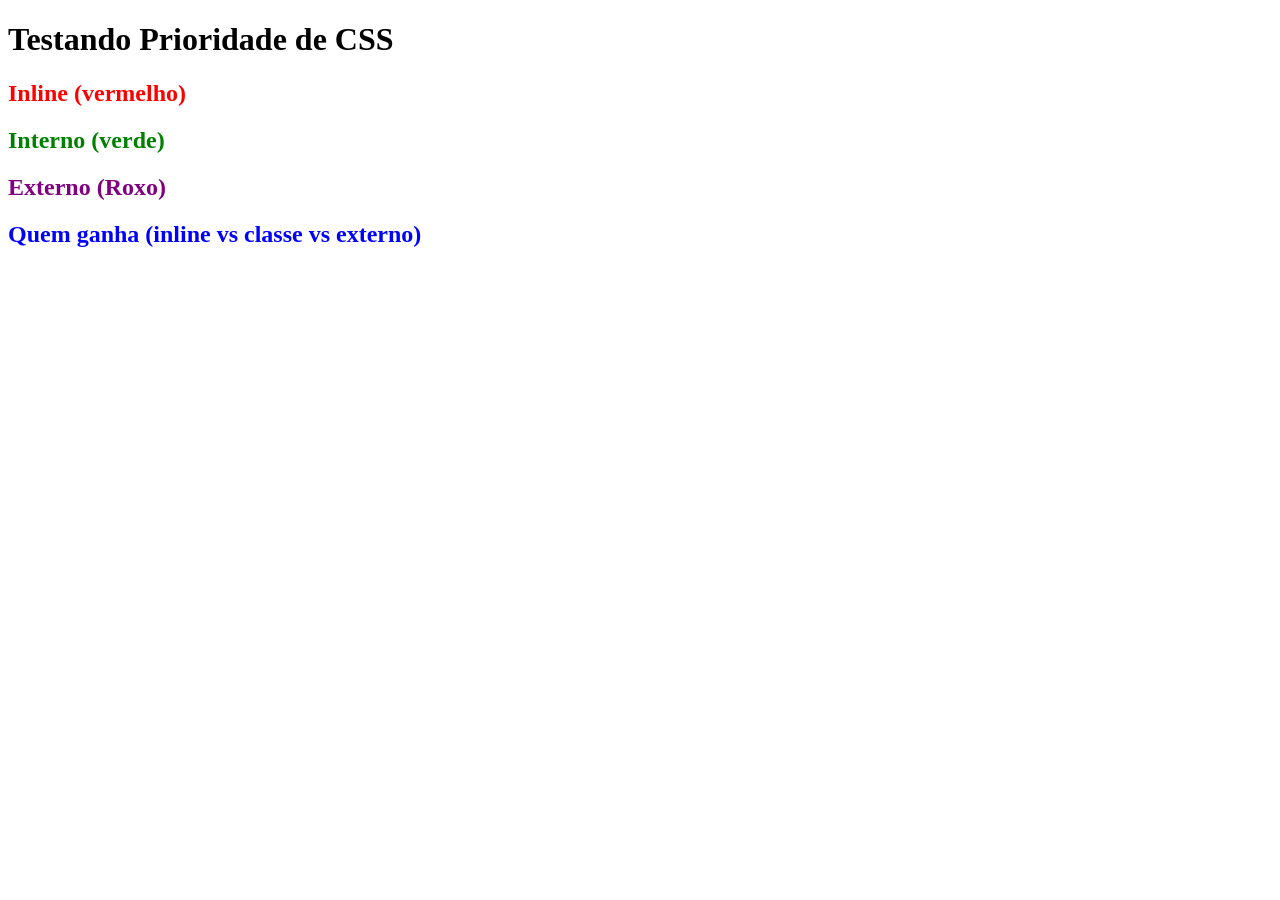
<file: Aula HTML/Aula - CSS/aulacss.html>
<!DOCTYPE html>
<html lang="pt-BR">
<head>
    <meta charset="UTF-8">
    <meta name="viewport" content="width=device-width, initial-scale=1.0">
    <title>CSS na pratica</title>
    <style>
        h2 {
            color: green;
        }
        .destaque {
            color: orange;
        }
    </style>
    <link rel="stylesheet" href="style.css">
</head>
<body>
    <h1>Testando Prioridade de CSS</h1>

    <h2 style="color: red;">Inline (vermelho)</h2>

    <h2>Interno (verde)</h2>

    <h2 class="externo">Externo (Roxo)</h2>

    <!--Conflito-->
    <h2 class="destaque">Quem ganha (inline vs classe vs externo)</h2>
</body>
</html>
</file>
<file: desafio/style.css>
.box {
    width: 80px;
    height: 80px;
    border-radius: 5px;
    background-color: blue;
}

.container {
    display: flex;
    flex-wrap: wrap;
    gap: 10px;
}
</file>
<file: Aula HTML/flex/style.css>
.container { 
    background-color: cadetblue;
    width: 1000px;
    height: 1000px;
    display: flex;
    /* justify content altera os elementos na horizontal, porém
    se eu alterar o flex direction para column ou column reverse 
    ele alterara os elementos na vertical */

    flex-direction: column;
    /* justify-content: space-between; */
    justify-content: end;
    align-items: flex-start;

    
}

.box {
    background-color: darkorange;
    width: 100px;
    height: 100px;
    border: 1px solid black;

}
</file>
<file: Aula HTML/Aula - CSS/aula1.css>
* {
    margin: 0;
    padding: 0;
    box-sizing: border-box;
}

.pagina {
    max-width: 900px;
    margin: 0 auto;
    padding: 40px 20px;
}

.titulo-aula {
    background-color: #1a252f;
    color: white;
    padding: 30px 40px;
    margin-bottom: 40px;
    border-left: 8px solid #e74c3c;
    border-radius: 4px;
}

.titulo-aula h1 {
    font-size: 2rem;
    letter-spacing: 2px;
}

.titulo-aula p {
    margin-top: 8px;
    color: #aaa;
}

.conceito {
    background-color: white;
    border-radius: 10px;
    padding: 30px;
    margin-bottom: 35px;
    border-top: 4px solid #e74c3c;
    box-shadow: 0 2px 8px rgba(0, 0, 0, 0.1);
}

.conceito h2 {
    font-size: 1.4rem;
    color: #2c3e50;
    margin-bottom: 6px;
}

.subtitulo {
    color: #888;
    font-size: 0.9rem;
    margin-bottom: 20px;
    padding-bottom: 15px;
    border-bottom: 1px solid #eee;
}

.codigo {
    background-color: #2c3e50;
    color: #ecf0f1;
    padding: 16px 20px;
    border-radius: 6px;
    font-family: "Courier New", monospace; font-size: 0.88rem;
    margin: 12px 0;
    line-height: 2;
}

.codigo .prop {
    color: #f1c40f;
}    
.codigo .val {
    color: #2ecc71;
}    
.codigo .comment {
    color: #7f8c8d;
}
.codigo .sel {
    color: #e74c3c;
}
.codigo .sel-b {
    color: #3498db;
}

.dica {
    background-color: #eafaf1;
    border-left: 4px solid #27ae60;
    padding: 12px 16px;
    margin: 12px 0;
    font-size: 0.88rem;
    border-radius: 0 6px 6px 0;
}

.alerta {
    background-color: #fef9e7;
    padding: 12px 16px;
    margin: 12px 0;
    font-size: 0.88rem;
    border-radius: 0 6px 6px 0;
}

.conceito h4{
    font-size: 0.95rem;
}

.demo p { 
    background-color: #b8efcf;
    padding: 12px 16px;
    margin: 12px 0;
    font-size: 1rem;
    border-radius: 6px 6px 6px 6px;
}

.demo {
    border: 2px dashed #000;
}

.variacao {
    margin-top: 18px;
}

.variacao h4{
    font-size: 0.85rem;
    color: #555;
    margin-bottom: 8px;
    padding: 4px 10px;
    background: #f0f2f5;
    border-radius: 4px;
    display: inline-block;
}

.demo {
    border: 2px dashed #ddd;
    background-color: #f8f9fa;
    border-radius: 6px;
    padding: 20px;
    margin: 14px 0;
}

.demo-seletor-tag p {
    background-color: #d5f5e3;
    padding: 8px 12px;
    margin-bottom: 6px;
    border-radius: 4px;
}

.destaque-aula {
    background-color: #fdebd0;
    padding: 8px 12px;
    border-radius: 4px;
    font-weight: bold;
    margin-bottom: 6px;
}

#unico-demo{
    background-color: #d6eaf8;
    padding: 8px 12px;
    border-radius: 4px;
    margin-bottom: 6px;
}

.container-desc strong{
    color: #e74c3c;
    font-size: 1.1rem;
}

.demo-atributo input[type="text"]{
    border: 3px solid #27ae60;
    padding: 6px 10px;
    border-radius: 4px;
    margin-right: 10px; 
}

.demo-atributo input[type="email"]{
    border: 3px solid #e74c3c;
    padding: 6px 10px;
    border-radius: 4px;
    margin-right: 10px;
}

.caixa-spec {
    padding: 12px 16px;
    border-radius: 4px;
    margin-bottom: 8px;
    color: white;
    font-weight: bold;
}

.spec-tag{
    background-color: #95a5a6;
}

.spec-classe{
    background-color: #3498db;
}

.spec-id{
background-color: #e74c3c;
}

.spec-inline {
    background-color: #27ae60;
}

.grade-cores {
    display: flex;
    gap: 10px;
    margin: 12px 0;
    flex-wrap: wrap;
    justify-content: space-between;
}

.amostra-cor {
    min-width: 120px;
    height: 70px;
    border-radius: 6px;
    display: flex;
    align-items: flex-end;
    padding: 8px;
}

.amostra-cor span{
    font-size: 0.72rem;
    font-weight: bold;
    background: rgba(0, 0, 0, 0.35);
    color: white;
    padding: 2px 6px;
    border-radius: 3px;
}

.cor-nome{
    background-color: tomato;
}

.cor-hex3{
    background-color: #e74;
}

.cor-hex6 {
    background-color: #e74c3c;
}

.cor-rgb {
    background-color: rgb(231, 76, 60);
}

.cor-rgba50 {
    background-color: rgba(231, 76, 60, 0.5);
}

.cor-rgba20 {
    background-color: rgba(231, 76, 60, 0.2);
}
</file>
<file: Aula HTML/Aula - CSS/style.css>
h2.externo {
    color: purple;
}

.destaque {
    color: blue;
}
</file>
